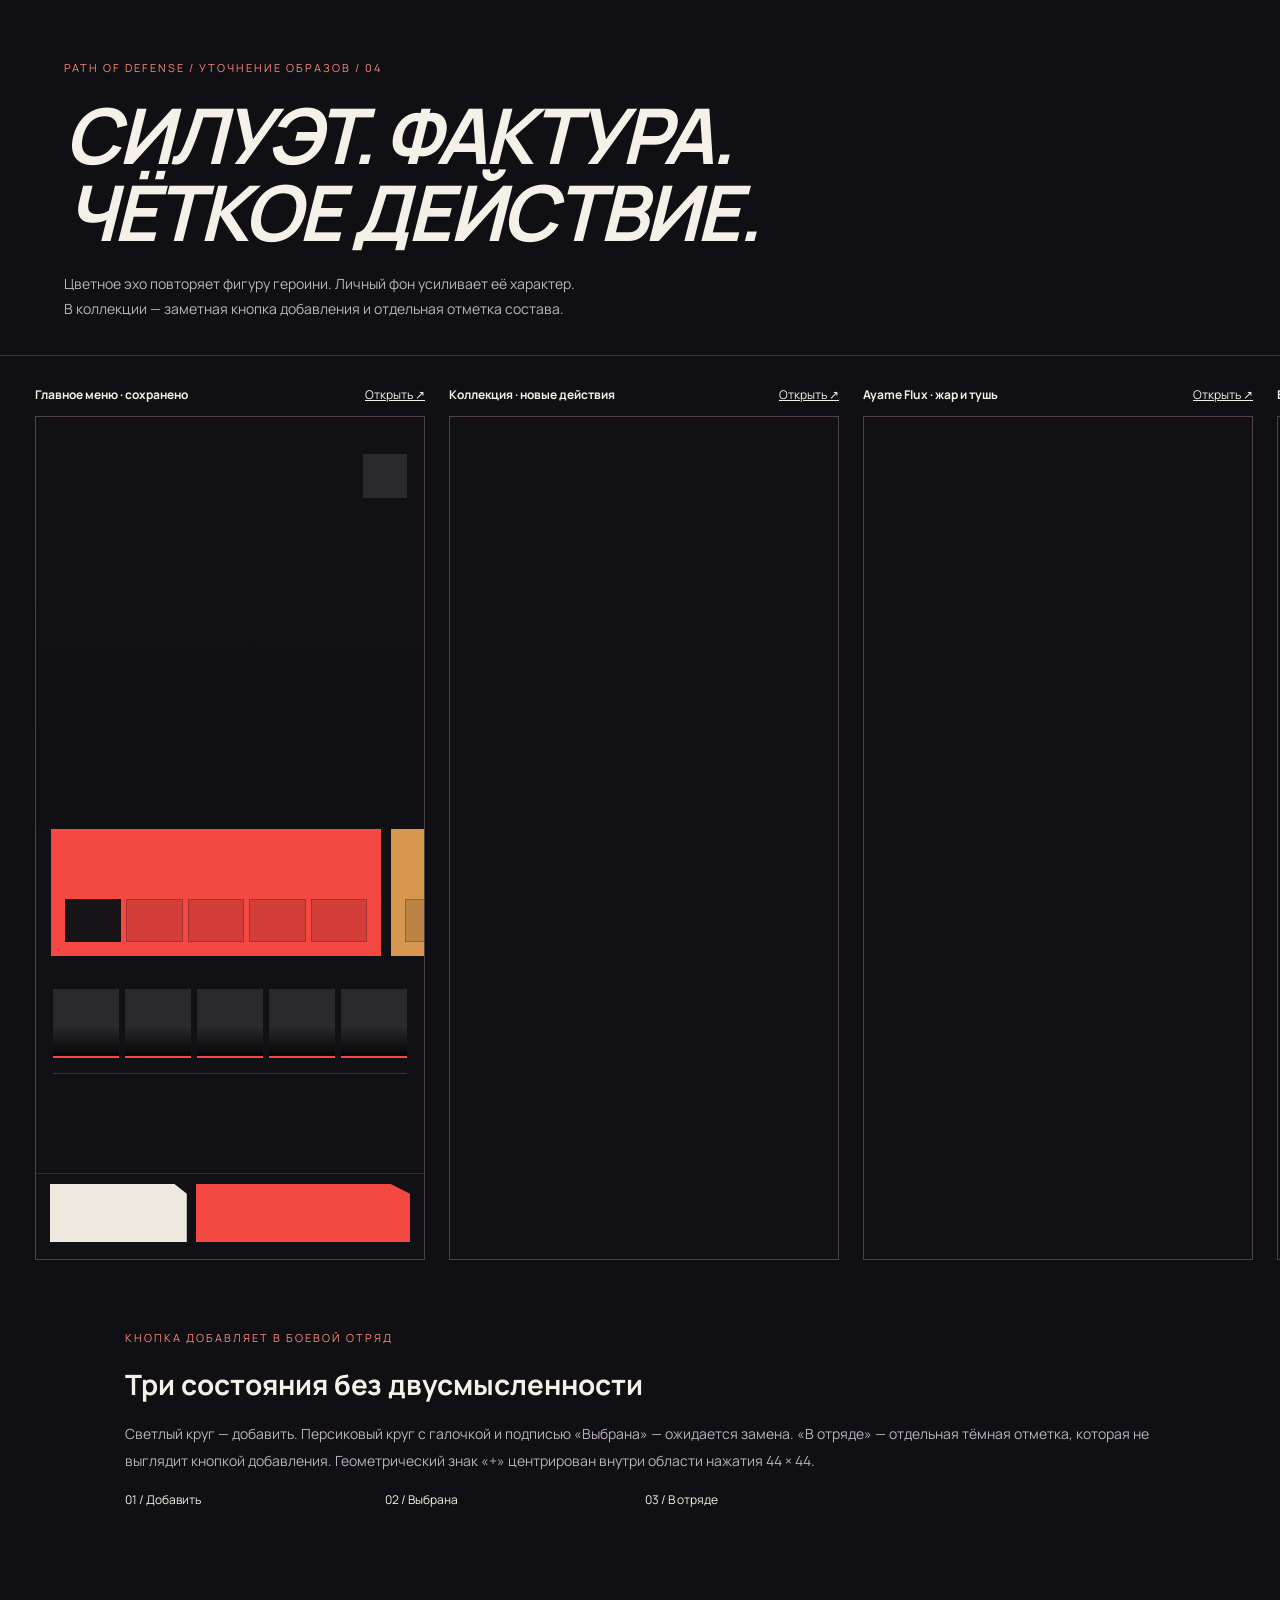
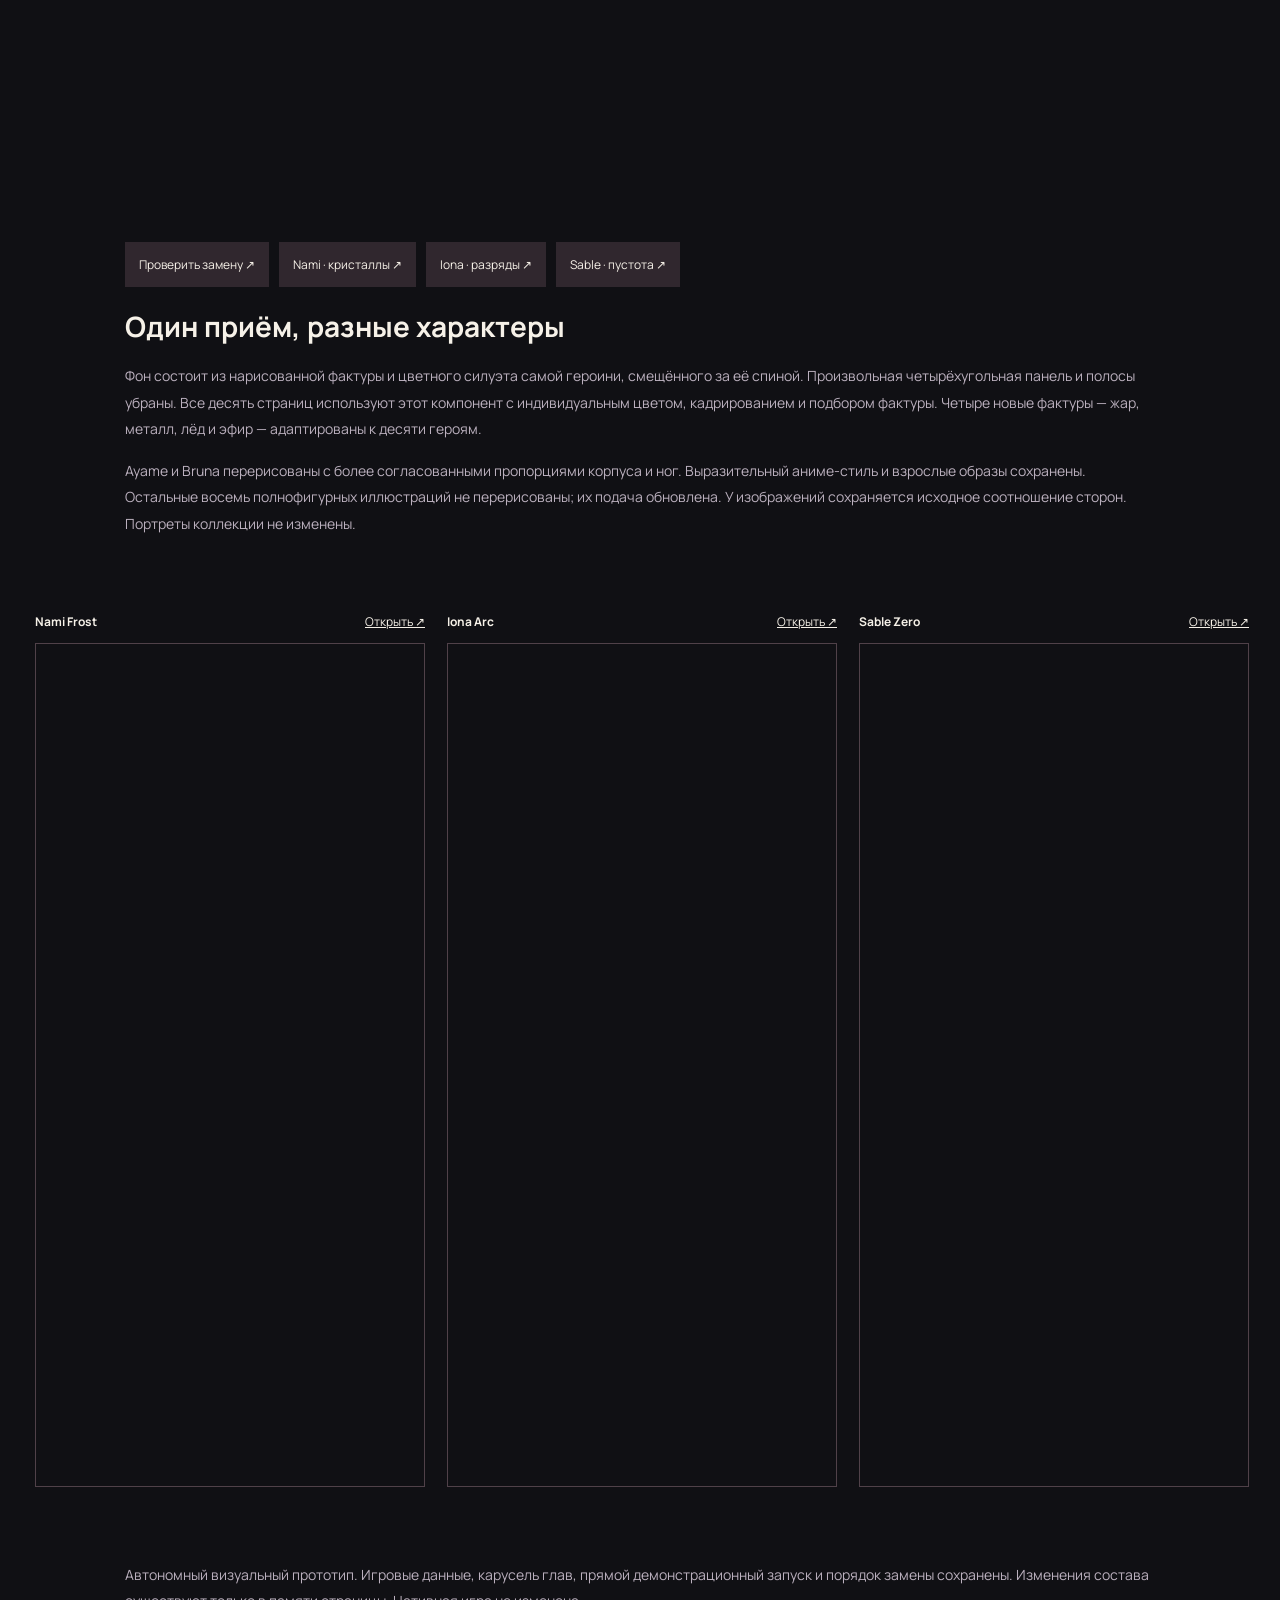
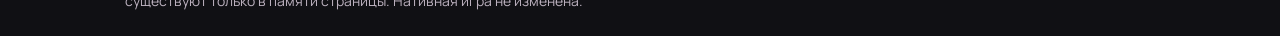
<file: index.html>
<!doctype html><html lang="ru"><meta charset="utf-8"><meta name="viewport" content="width=device-width,initial-scale=1"><meta http-equiv="refresh" content="0;url=preview/v4/"><title>Path of Defense</title><a href="preview/v4/">Открыть визуальный прототип Path of Defense</a></html>
</file>
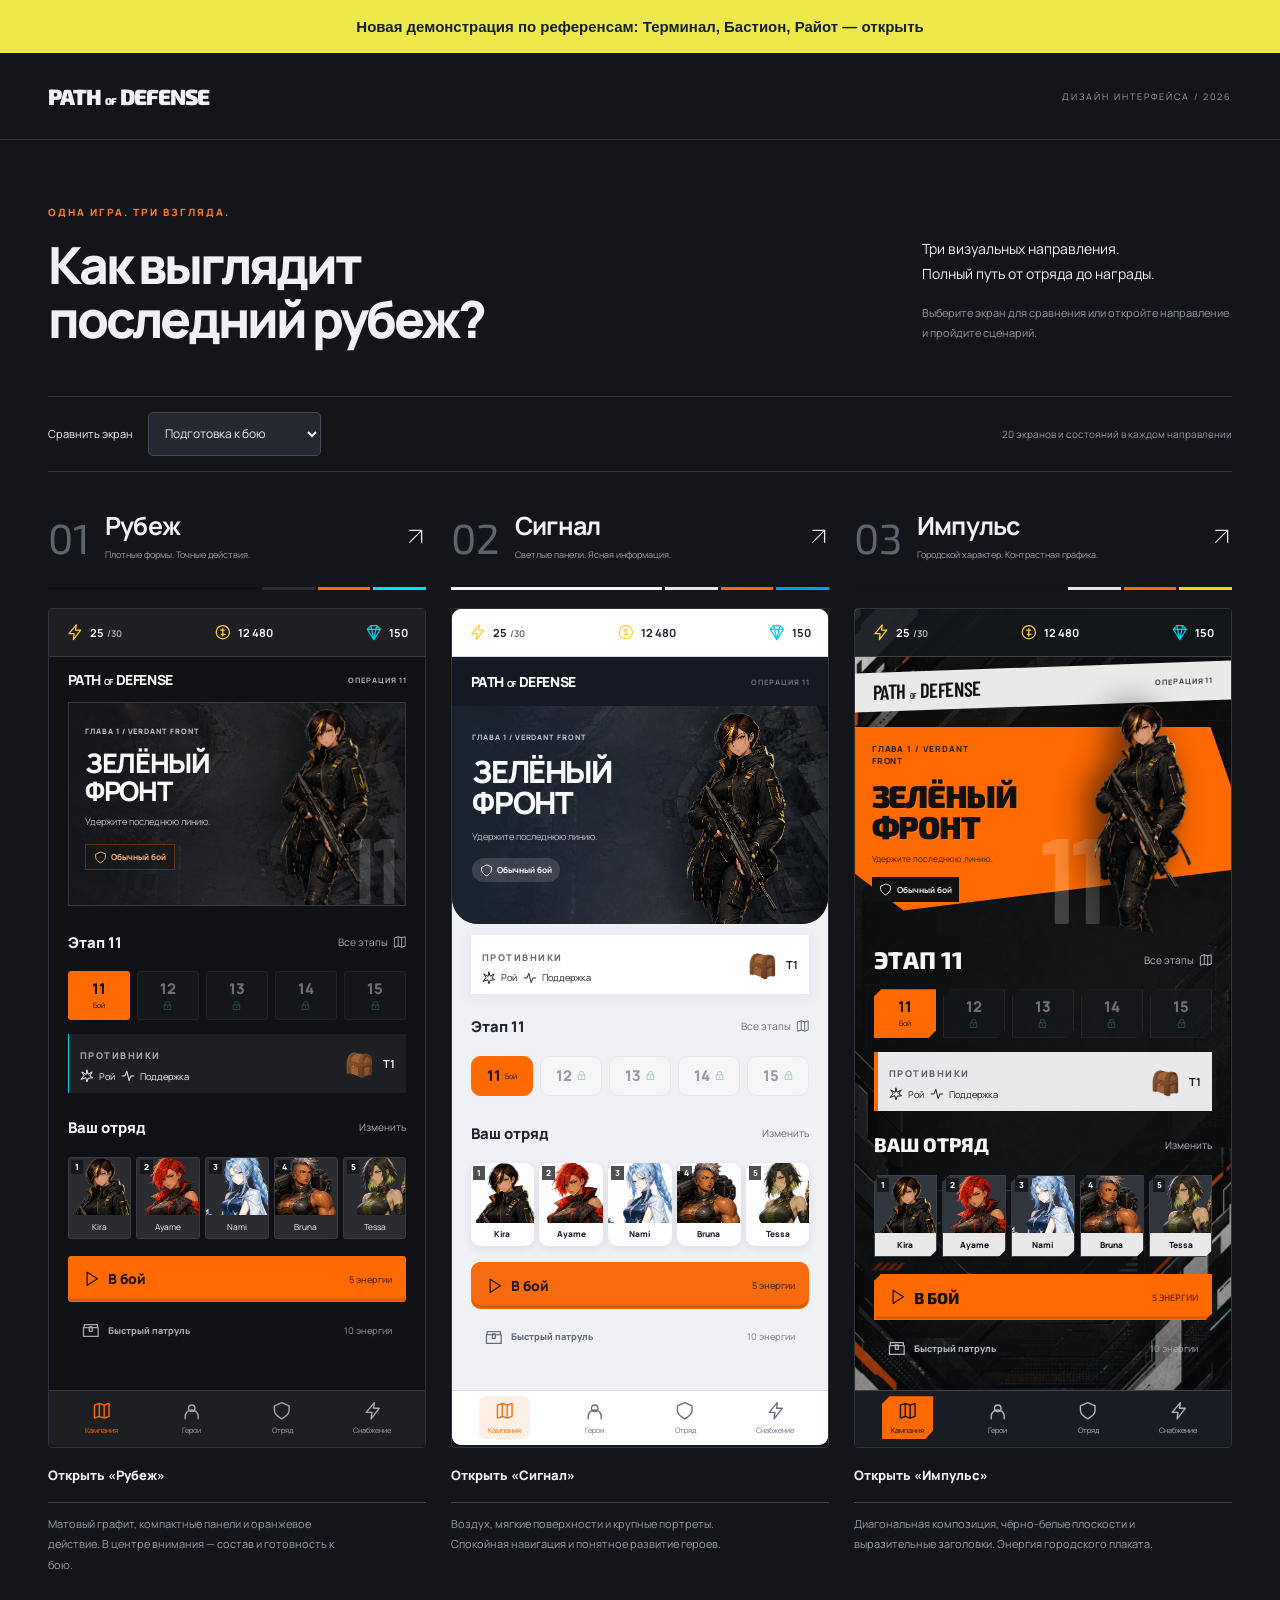
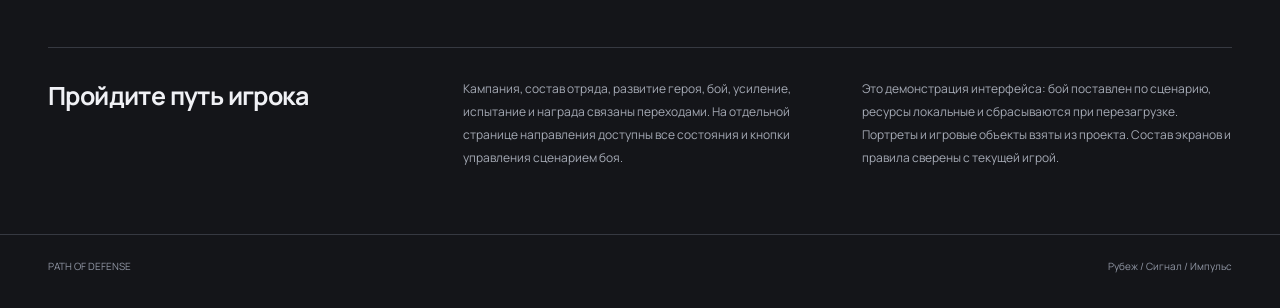
<file: preview/2026-10-directions/index.html>
<!doctype html>
<html lang="ru">
<head><meta charset="utf-8"><meta name="viewport" content="width=device-width,initial-scale=1"><meta name="theme-color" content="#141519"><title>Path of Defense / Три направления</title><link rel="icon" href="assets/favicon.svg"><link rel="stylesheet" href="gallery.css"></head>
<body><a href="../2026-10-reference-directions/" style="display:block;padding:18px 24px;background:#efe84a;color:#14202d;text-align:center;font:700 15px sans-serif;text-decoration:none">Новая демонстрация по референсам: Терминал, Бастион, Райот — открыть</a>
<header class="gallery-header"><a href="./" class="wordmark">PATH <small>OF</small> DEFENSE</a><span>ДИЗАЙН ИНТЕРФЕЙСА / 2026</span></header>
<main>
<section class="intro"><div><p class="eyebrow">ОДНА ИГРА. ТРИ ВЗГЛЯДА.</p><h1>Как выглядит<br>последний рубеж?</h1></div><div class="intro-note"><p>Три визуальных направления.<br>Полный путь от отряда до награды.</p><p class="muted">Выберите экран для сравнения или откройте направление и пройдите сценарий.</p></div></section>
<div class="comparison-toolbar"><label>Сравнить экран<select id="compare"><option value="campaign">Подготовка к бою</option><option value="heroes">Герои</option><option value="hero">Досье героя</option><option value="squad">Состав отряда</option><option value="energy">Энергия</option><option value="patrol">Быстрый патруль</option><option value="battle">Бой</option><option value="pause">Пауза</option><option value="upgrade">Усиление</option><option value="greed">Испытание</option><option value="victory">Победа</option><option value="chest">Награда</option><option value="defeat">Поражение</option><option value="greedfail">Провал испытания</option><option value="boss">Босс</option><option value="locked">Закрытая глава</option><option value="loading">Подключение</option><option value="error">Ошибка связи</option><option value="interrupted">Прерванный бой</option><option value="early">Начальный отряд</option></select></label><span>20 экранов и состояний в каждом направлении</span></div>
<section class="directions" aria-label="Сравнение направлений">
<article><a class="direction-title" href="demo.html?theme=rubezh"><span class="number">01</span><div><h2>Рубеж</h2><p>Плотные формы. Точные действия.</p></div><svg viewBox="0 0 24 24" aria-hidden="true"><path d="M5 19L19 5M5 5h14v14"/></svg></a><div class="swatches"><i style="background:#0e0e10"></i><i style="background:#2d2d33"></i><i style="background:#ff6a00"></i><i style="background:#00e0ff"></i></div><iframe title="Рубеж — интерактивный экран" src="demo.html?theme=rubezh&embed=1#campaign"></iframe><a class="open-direction" href="demo.html?theme=rubezh">Открыть «Рубеж»</a><p class="direction-note">Матовый графит, компактные панели и оранжевое действие. В центре внимания — состав и готовность к бою.</p></article>
<article><a class="direction-title" href="demo.html?theme=signal"><span class="number">02</span><div><h2>Сигнал</h2><p>Светлые панели. Ясная информация.</p></div><svg viewBox="0 0 24 24" aria-hidden="true"><path d="M5 19L19 5M5 5h14v14"/></svg></a><div class="swatches"><i style="background:#f8f8fa"></i><i style="background:#e6e6ea"></i><i style="background:#ff6a00"></i><i style="background:#009eee"></i></div><iframe title="Сигнал — интерактивный экран" src="demo.html?theme=signal&embed=1#campaign"></iframe><a class="open-direction" href="demo.html?theme=signal">Открыть «Сигнал»</a><p class="direction-note">Воздух, мягкие поверхности и крупные портреты. Спокойная навигация и понятное развитие героев.</p></article>
<article><a class="direction-title" href="demo.html?theme=impulse"><span class="number">03</span><div><h2>Импульс</h2><p>Городской характер. Контрастная графика.</p></div><svg viewBox="0 0 24 24" aria-hidden="true"><path d="M5 19L19 5M5 5h14v14"/></svg></a><div class="swatches"><i style="background:#101317"></i><i style="background:#e6e6ea"></i><i style="background:#ff6a00"></i><i style="background:#ffcf00"></i></div><iframe title="Импульс — интерактивный экран" src="demo.html?theme=impulse&embed=1#campaign"></iframe><a class="open-direction" href="demo.html?theme=impulse">Открыть «Импульс»</a><p class="direction-note">Диагональная композиция, чёрно-белые плоскости и выразительные заголовки. Энергия городского плаката.</p></article>
</section>
<section class="demo-notes"><h2>Пройдите путь игрока</h2><div><p>Кампания, состав отряда, развитие героя, бой, усиление, испытание и награда связаны переходами. На отдельной странице направления доступны все состояния и кнопки управления сценарием боя.</p><p>Это демонстрация интерфейса: бой поставлен по сценарию, ресурсы локальные и сбрасываются при перезагрузке. Портреты и игровые объекты взяты из проекта. Состав экранов и правила сверены с текущей игрой.</p></div></section>
</main><footer><span>PATH OF DEFENSE</span><span>Рубеж / Сигнал / Импульс</span></footer>
<script>document.getElementById('compare').addEventListener('change',e=>{document.querySelectorAll('iframe').forEach(f=>{const u=new URL(f.src);u.hash=e.target.value;f.src=u.href;});document.querySelectorAll('.open-direction,.direction-title').forEach(a=>{const u=new URL(a.href);u.hash=e.target.value;a.href=u.href;});});</script>
</body></html>
</file>
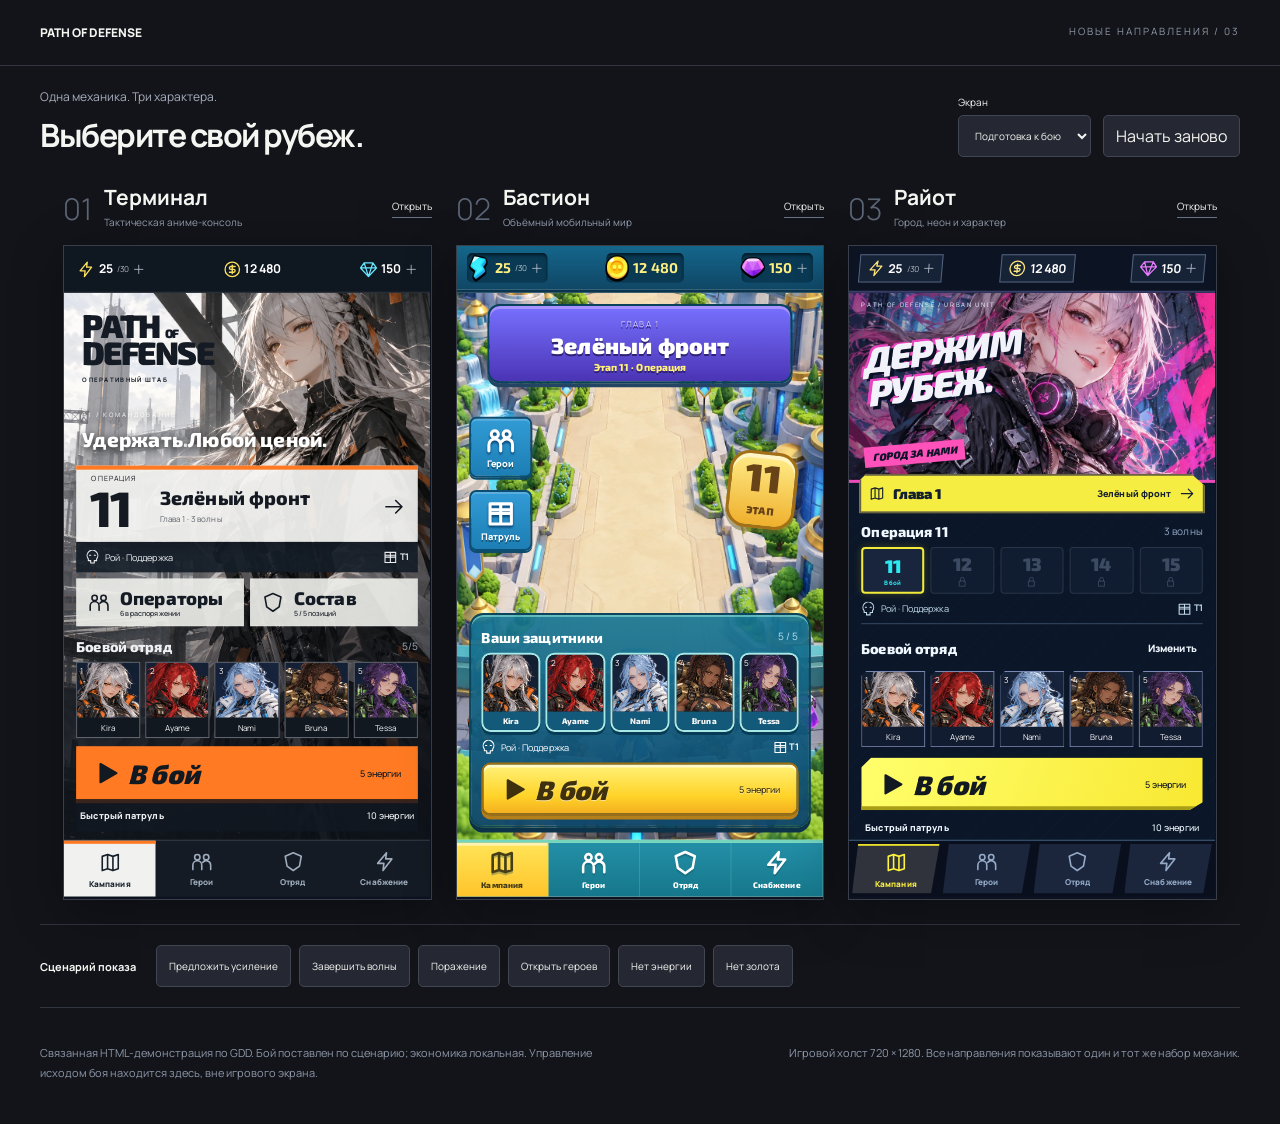
<file: preview/2026-10-reference-directions/index.html>
<!doctype html><html lang="ru"><head><meta charset="utf-8"><meta name="viewport" content="width=device-width,initial-scale=1"><title>Path of Defense — новые направления</title><link rel="stylesheet" href="gallery.css"></head><body><header><a href="../2026-10-directions/">PATH OF DEFENSE</a><span>НОВЫЕ НАПРАВЛЕНИЯ / 03</span></header><main><section class="intro"><div><p>Одна механика. Три характера.</p><h1>Выберите свой рубеж.</h1></div><div class="tools"><label>Экран<select id="screen"></select></label><button id="reset">Начать заново</button></div></section><section class="comparison"><article><div class="label"><span>01</span><div><h2>Терминал</h2><p>Тактическая аниме-консоль</p></div><a href="demo.html?style=terminal" aria-label="Открыть Терминал">Открыть</a></div><div class="viewport"><iframe title="Терминал" src="demo.html?style=terminal&embed=1"></iframe></div></article><article><div class="label"><span>02</span><div><h2>Бастион</h2><p>Объёмный мобильный мир</p></div><a href="demo.html?style=bastion" aria-label="Открыть Бастион">Открыть</a></div><div class="viewport"><iframe title="Бастион" src="demo.html?style=bastion&embed=1"></iframe></div></article><article><div class="label"><span>03</span><div><h2>Райот</h2><p>Город, неон и характер</p></div><a href="demo.html?style=riot" aria-label="Открыть Райот">Открыть</a></div><div class="viewport"><iframe title="Райот" src="demo.html?style=riot&embed=1"></iframe></div></article></section><section class="presenter"><b>Сценарий показа</b><button data-command="upgrade">Предложить усиление</button><button data-command="clear">Завершить волны</button><button data-command="lose">Поражение</button><button data-command="all">Открыть героев</button><button data-command="empty">Нет энергии</button><button data-command="poor">Нет золота</button></section><footer><p>Связанная HTML-демонстрация по GDD. Бой поставлен по сценарию; экономика локальная. Управление исходом боя находится здесь, вне игрового экрана.</p><p>Игровой холст 720 × 1280. Все направления показывают один и тот же набор механик.</p></footer></main><script src="routes.js"></script><script>const select=document.querySelector('#screen');select.innerHTML=Object.entries(ROUTES).map(([id,title])=>`<option value="${id}">${title}</option>`).join('');function command(action){document.querySelectorAll('iframe').forEach(f=>f.contentWindow.postMessage({type:'present',action},location.origin))}select.onchange=()=>command('screen:'+select.value);document.querySelectorAll('[data-command]').forEach(b=>b.onclick=()=>command(b.dataset.command));document.querySelector('#reset').onclick=()=>{command('reset');select.value='campaign'};</script></body></html>
</file>
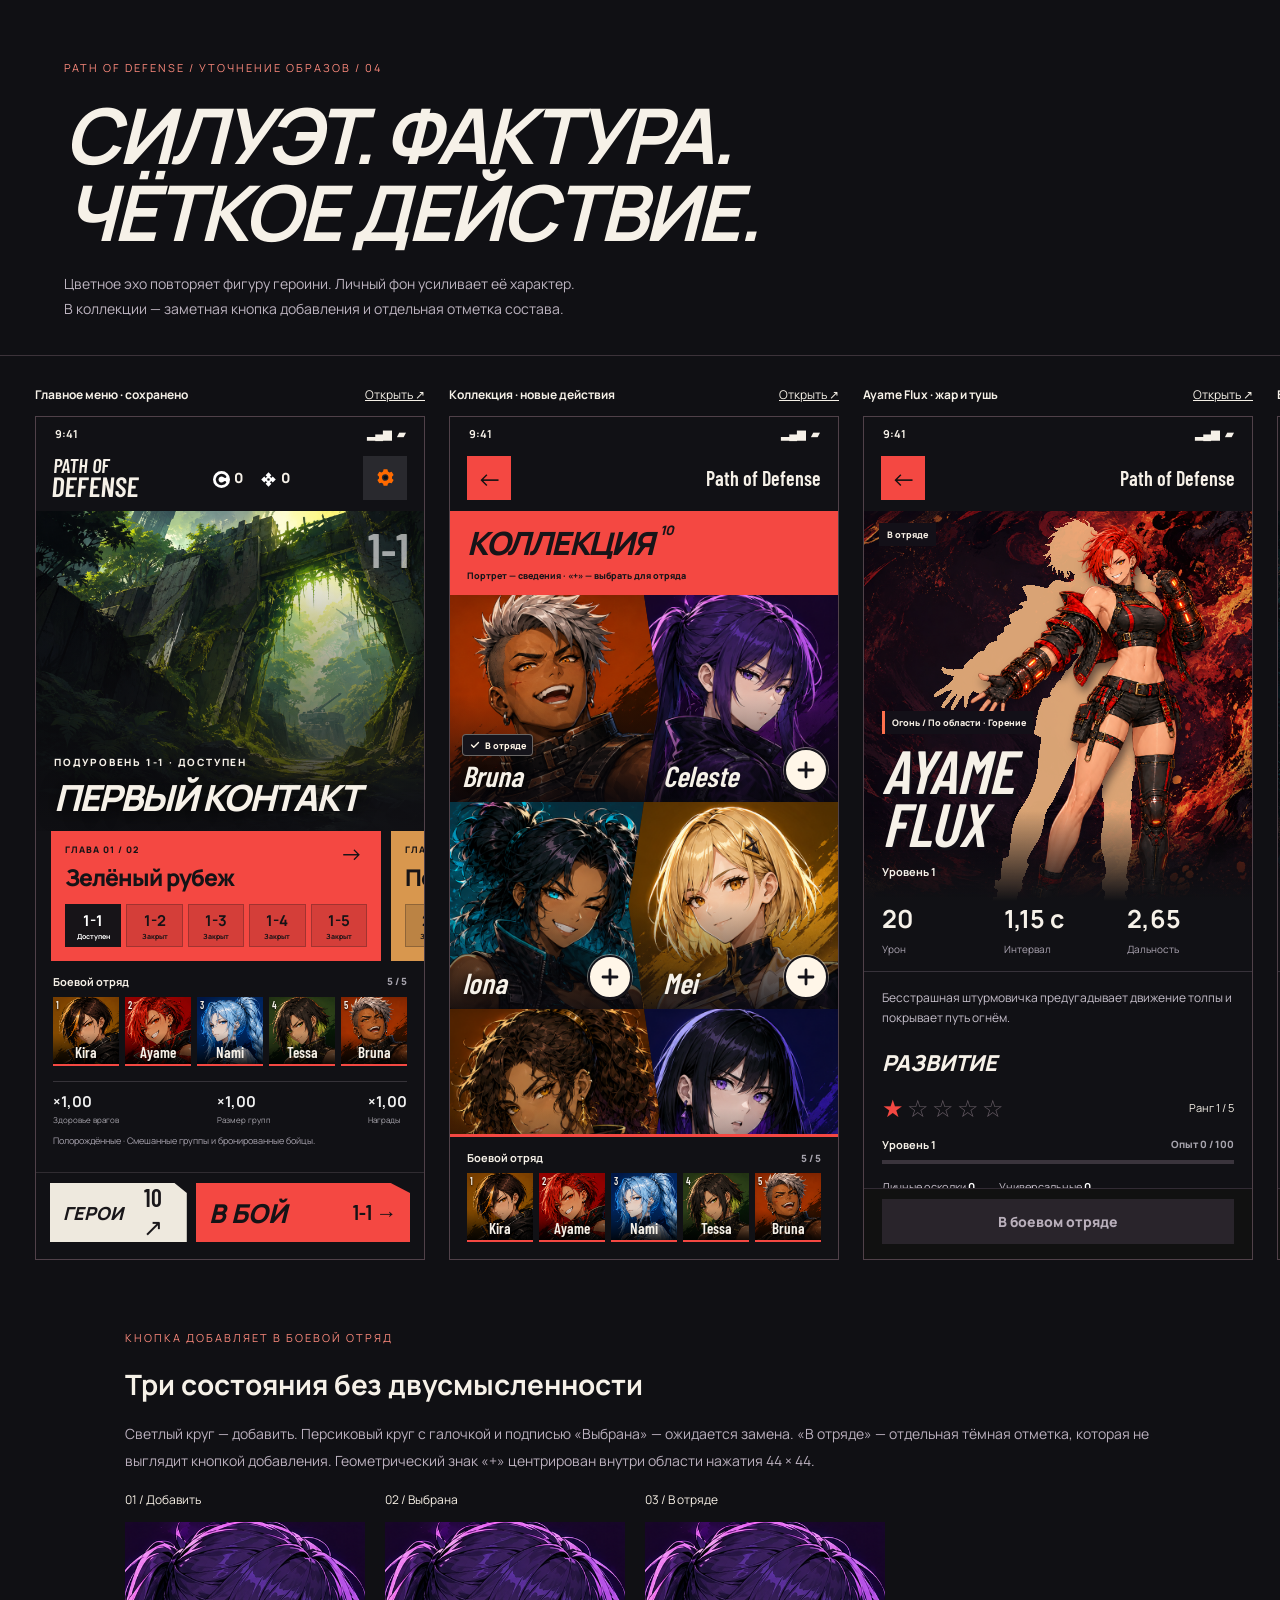
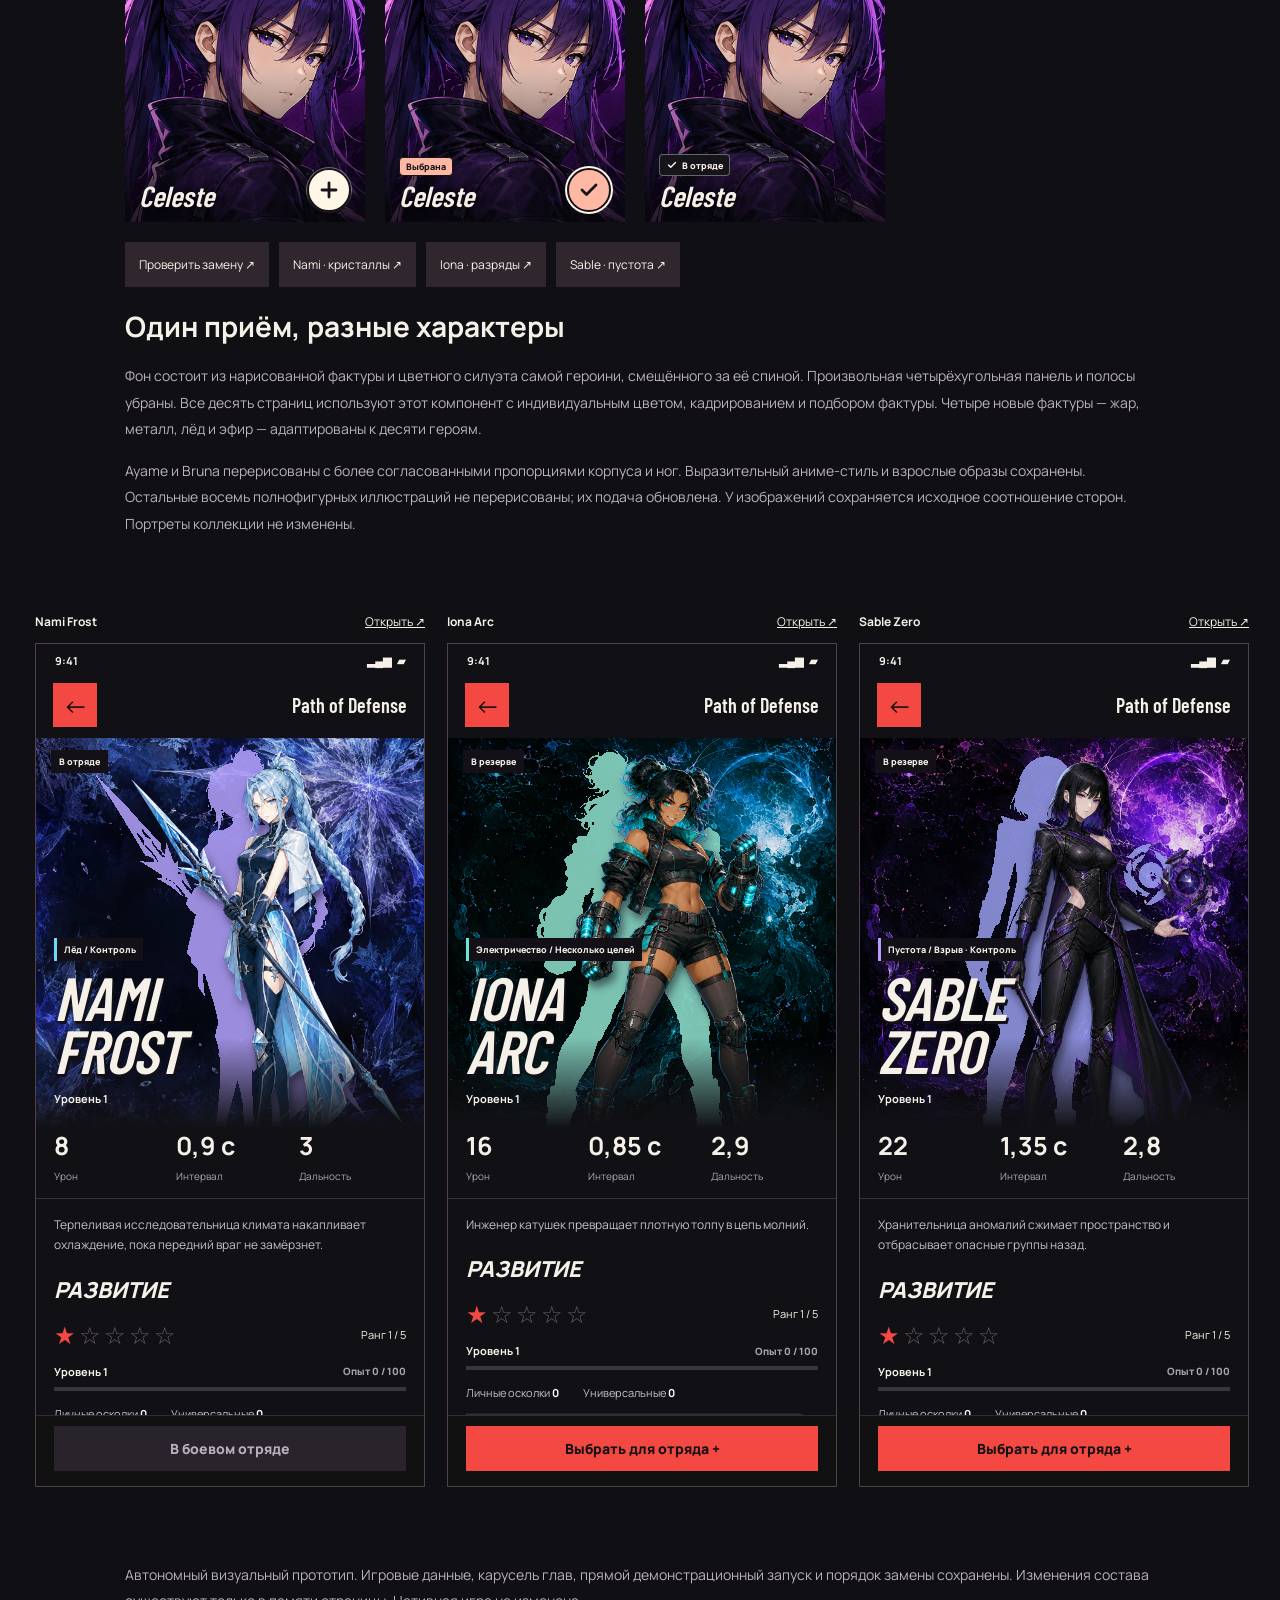
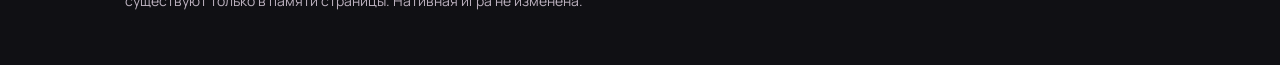
<file: preview/v4/index.html>
<!doctype html><html lang="ru"><meta charset="utf-8"><meta name="viewport" content="width=device-width,initial-scale=1"><title>Path of Defense — уточнение образов, версия 4</title><link rel="icon" href="data:,"><link rel="stylesheet" href="style.css"><body class="gallery"><header class="gallery-head"><span class="edition">Path of Defense / Уточнение образов / 04</span><h1>Силуэт. Фактура.<br>Чёткое действие.</h1><p>Цветное эхо повторяет фигуру героини. Личный фон усиливает её характер.<br>В коллекции — заметная кнопка добавления и отдельная отметка состава.</p></header><section class="screens"><article class="screen-unit"><div><b>Главное меню · сохранено</b><a href="prototype.html">Открыть ↗</a></div><iframe title="Главное меню" src="prototype.html"></iframe></article><article class="screen-unit"><div><b>Коллекция · новые действия</b><a href="prototype.html?screen=collection">Открыть ↗</a></div><iframe title="Коллекция" src="prototype.html?screen=collection&focus=celeste"></iframe></article><article class="screen-unit"><div><b>Ayame Flux · жар и тушь</b><a href="prototype.html?screen=detail&hero=ayame">Открыть ↗</a></div><iframe title="Ayame" src="prototype.html?screen=detail&hero=ayame"></iframe></article><article class="screen-unit"><div><b>Bruna Voss · металл и пепел</b><a href="prototype.html?screen=detail&hero=bruna">Открыть ↗</a></div><iframe title="Bruna" src="prototype.html?screen=detail&hero=bruna"></iframe></article></section><section class="notes"><span class="edition">Кнопка добавляет в боевой отряд</span><h2>Три состояния без двусмысленности</h2><p>Светлый круг — добавить. Персиковый круг с галочкой и подписью «Выбрана» — ожидается замена. «В отряде» — отдельная тёмная отметка, которая не выглядит кнопкой добавления. Геометрический знак «+» центрирован внутри области нажатия 44 × 44.</p><div class="button-examples"><article class="button-example"><p>01 / Добавить</p><iframe title="Добавить в отряд" src="prototype.html?screen=collection&focus=celeste&sample=1"></iframe></article><article class="button-example"><p>02 / Выбрана</p><iframe title="Ожидание замены" src="prototype.html?screen=collection&focus=celeste&replace=celeste&sample=1"></iframe></article><article class="button-example"><p>03 / В отряде</p><iframe title="Героиня в отряде" src="prototype.html?screen=collection&focus=celeste&state=member&sample=1"></iframe></article></div><div class="states"><a href="prototype.html?screen=collection&focus=celeste&replace=celeste">Проверить замену ↗</a><a href="prototype.html?screen=detail&hero=nami">Nami · кристаллы ↗</a><a href="prototype.html?screen=detail&hero=iona">Iona · разряды ↗</a><a href="prototype.html?screen=detail&hero=sable">Sable · пустота ↗</a></div><h2>Один приём, разные характеры</h2><p>Фон состоит из нарисованной фактуры и цветного силуэта самой героини, смещённого за её спиной. Произвольная четырёхугольная панель и полосы убраны. Все десять страниц используют этот компонент с индивидуальным цветом, кадрированием и подбором фактуры. Четыре новые фактуры — жар, металл, лёд и эфир — адаптированы к десяти героям.</p><p>Ayame и Bruna перерисованы с более согласованными пропорциями корпуса и ног. Выразительный аниме-стиль и взрослые образы сохранены. Остальные восемь полнофигурных иллюстраций не перерисованы; их подача обновлена. У изображений сохраняется исходное соотношение сторон. Портреты коллекции не изменены.</p></section><section class="detail-gallery"><article class="screen-unit"><div><b>Nami Frost</b><a href="prototype.html?screen=detail&hero=nami">Открыть ↗</a></div><iframe title="Nami" src="prototype.html?screen=detail&hero=nami"></iframe></article><article class="screen-unit"><div><b>Iona Arc</b><a href="prototype.html?screen=detail&hero=iona">Открыть ↗</a></div><iframe title="Iona" src="prototype.html?screen=detail&hero=iona"></iframe></article><article class="screen-unit"><div><b>Sable Zero</b><a href="prototype.html?screen=detail&hero=sable">Открыть ↗</a></div><iframe title="Sable" src="prototype.html?screen=detail&hero=sable"></iframe></article></section><section class="notes"><p>Автономный визуальный прототип. Игровые данные, карусель глав, прямой демонстрационный запуск и порядок замены сохранены. Изменения состава существуют только в памяти страницы. Нативная игра не изменена.</p></section></body></html>
</file>
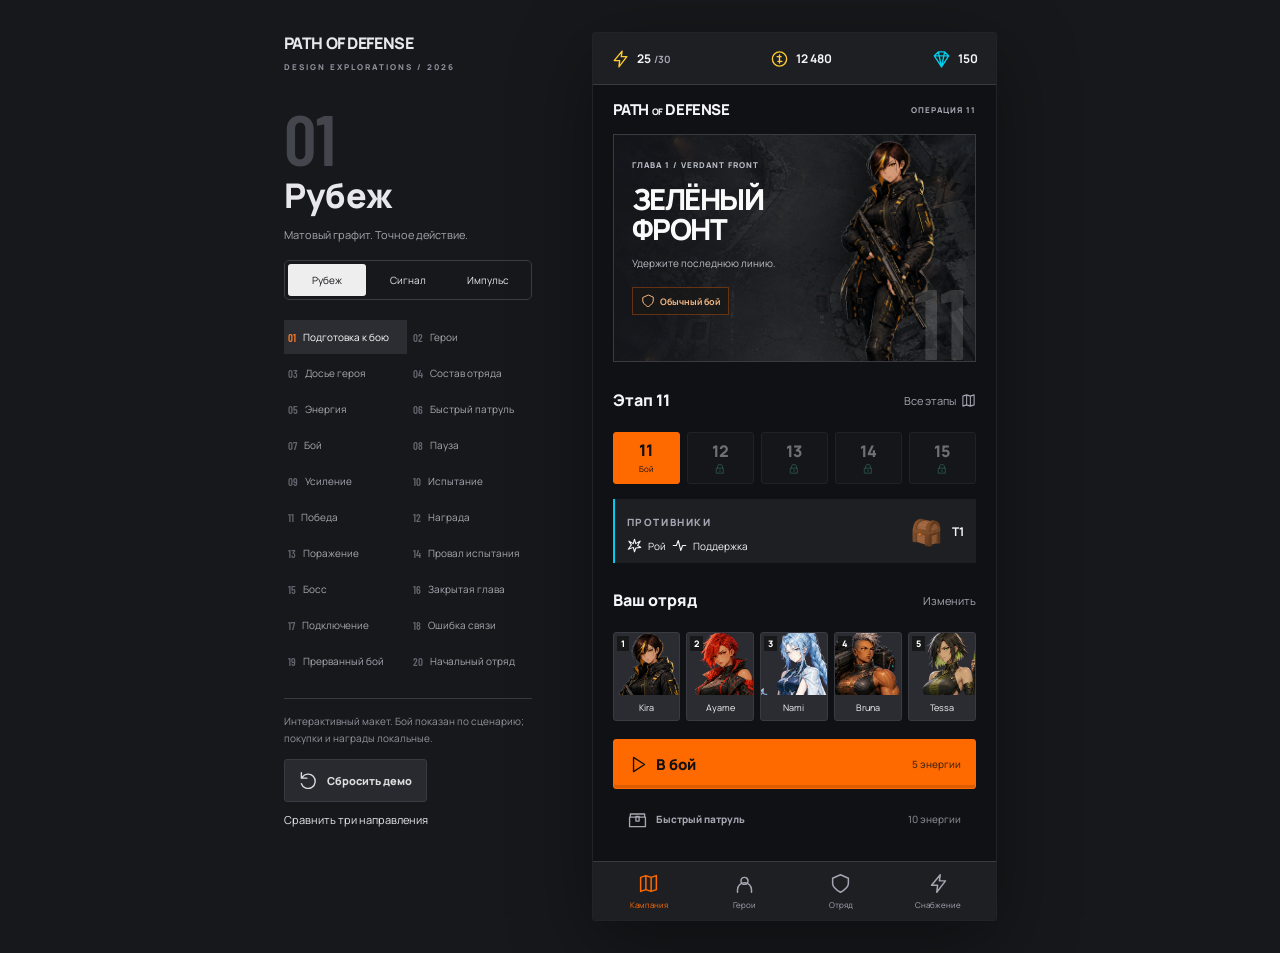
<file: preview/2026-10-directions/demo.html>
<!doctype html>
<html lang="ru">
<head><meta charset="utf-8"><meta name="viewport" content="width=device-width,initial-scale=1"><meta name="theme-color" content="#101114"><title>Path of Defense — демонстрация</title><link rel="icon" href="assets/favicon.svg"><link rel="stylesheet" href="style.css"><link rel="stylesheet" href="canvas.css"></head>
<body><aside id="studio"></aside><main id="device" aria-label="Экран игры"></main><div id="toast" role="status" aria-live="polite"></div><script src="catalog.js"></script><script src="app.js"></script><script src="canvas.js"></script></body>
</html>
</file>
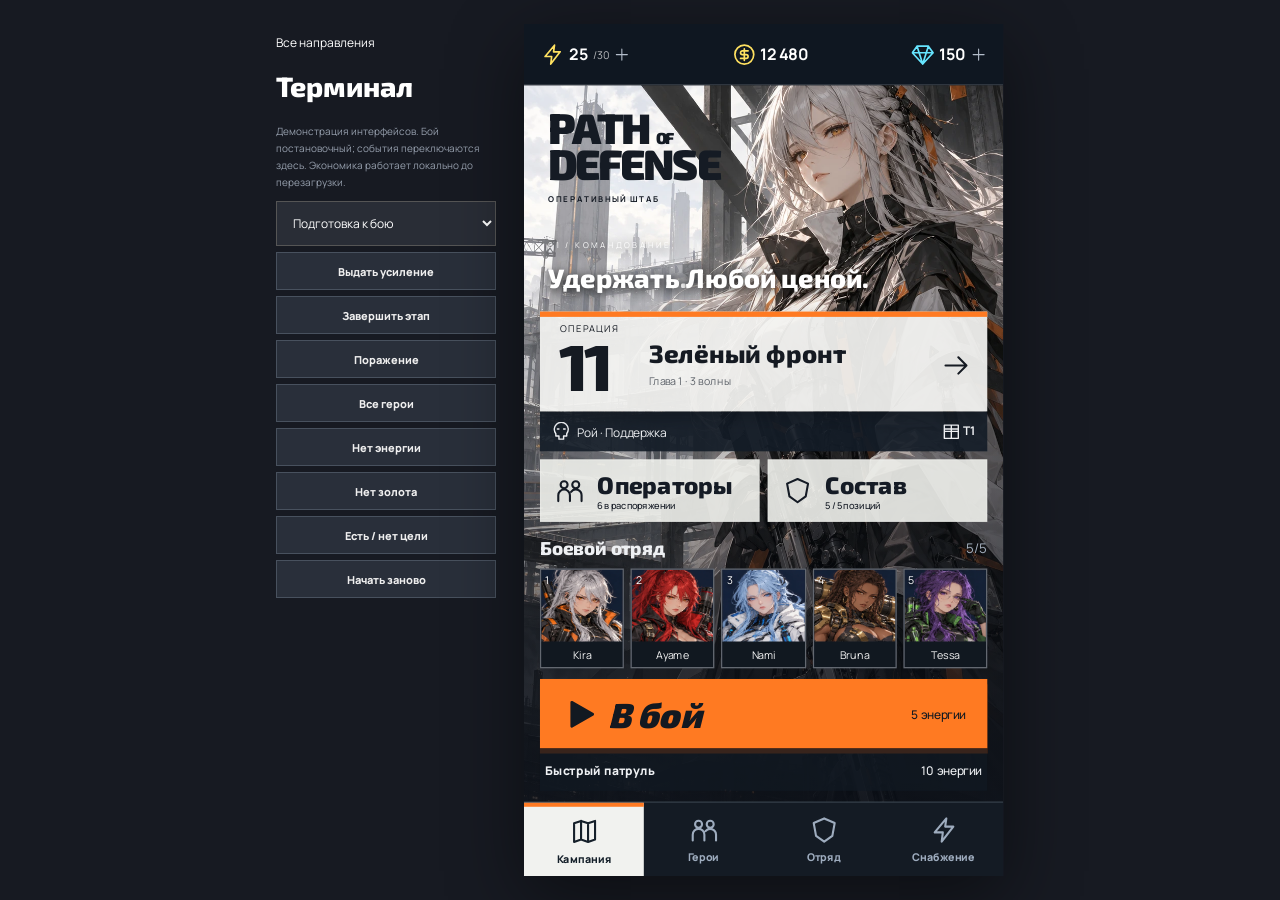
<file: preview/2026-10-reference-directions/demo.html>
<!doctype html><html lang="ru"><head><meta charset="utf-8"><meta name="viewport" content="width=device-width,initial-scale=1"><title>Path of Defense — демонстрация</title><link rel="stylesheet" href="game.css"></head><body><aside id="presentation"></aside><div id="frame"><main id="game" aria-label="Path of Defense"></main></div><div id="toast" role="status"></div><script src="catalog.js"></script><script src="routes.js"></script><script src="game.js"></script></body></html>
</file>
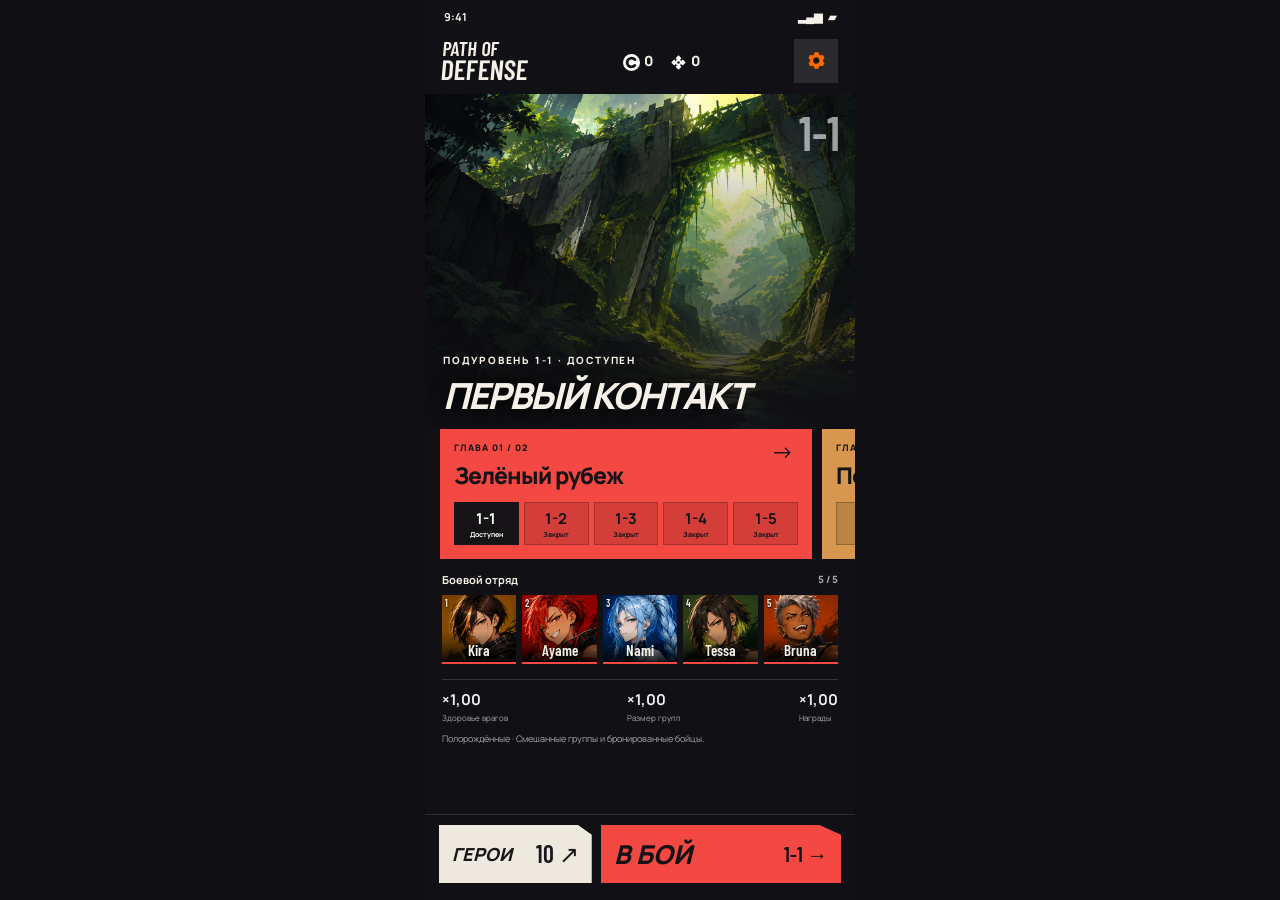
<file: preview/v4/prototype.html>
<!doctype html><html lang="ru"><meta charset="utf-8"><meta name="viewport" content="width=device-width,initial-scale=1"><title>Path of Defense — единая концепция</title><link rel="icon" href="data:,"><link rel="stylesheet" href="style.css"><body><div id="app" class="phone"></div><div id="toast" role="status"></div><script src="data.js"></script><script src="app.js"></script></body></html>
</file>
<file: preview/2026-10-directions/gallery.css>
@font-face{font-family:Manrope;src:url(assets/Manrope-Variable.ttf)}@font-face{font-family:Exo;src:url(assets/Exo2.ttf)}*{box-sizing:border-box}body{margin:0;background:#141519;color:#f0f1f5;font-family:Manrope,sans-serif}a{color:inherit;text-decoration:none}a:focus-visible,select:focus-visible{outline:3px solid #00ccec;outline-offset:5px}.gallery-header{max-width:1440px;margin:auto;padding:30px 48px;display:flex;justify-content:space-between;align-items:center;border-bottom:1px solid #33363e}.wordmark{font:900 22px Exo,Manrope,sans-serif;letter-spacing:-1px}.wordmark small{font-size:10px}.gallery-header>span{font-size:9px;letter-spacing:2px;color:#969aa6}main{max-width:1440px;padding:0 48px;margin:auto}.intro{padding:65px 0 50px;display:flex;justify-content:space-between;align-items:flex-end;gap:30px}.eyebrow{font-size:10px;letter-spacing:2px;color:#ff7920;margin:0 0 18px;font-weight:800}h1{font-size:clamp(36px,4vw,62px);letter-spacing:-3px;line-height:1.06;margin:0;font-weight:800}.intro-note{max-width:310px;font-size:14px;line-height:1.8;padding-bottom:3px}.intro-note p{margin:0}.intro-note .muted{font-size:11px;color:#9297a5;margin-top:17px}.comparison-toolbar{border-block:1px solid #363941;padding:15px 0;display:flex;align-items:center;justify-content:space-between;gap:15px;margin-bottom:30px}.comparison-toolbar label{font-size:11px;display:flex;gap:15px;align-items:center}.comparison-toolbar select{background:#252830;border:1px solid #464a55;color:#eaeef5;padding:10px 32px 10px 12px;font:12px Manrope,sans-serif;border-radius:5px;min-height:44px}.comparison-toolbar>span{font-size:10px;color:#9095a4}.directions{display:grid;grid-template-columns:repeat(3,minmax(0,1fr));gap:25px;align-items:start}.direction-title{display:flex;align-items:center;gap:15px;min-height:70px}.direction-title .number{font:42px Exo,Manrope,sans-serif;color:#5d636f}.direction-title h2{font-size:25px;letter-spacing:-.8px;margin:0}.direction-title p{font-size:9px;color:#9ba0ac;margin:5px 0}.direction-title svg{width:21px;height:21px;margin-left:auto;fill:none;stroke:#e8e9ed;stroke-width:1.5}.swatches{height:3px;display:flex;margin:15px 0 18px;gap:3px}.swatches i{flex:1}.swatches i:first-child{flex:4}iframe{width:100%;height:880px;border:1px solid #30343e;display:block;background:#17181e;border-radius:4px}.open-direction{display:flex;align-items:center;justify-content:space-between;padding:18px 0;font-size:13px;font-weight:800;border-bottom:1px solid #3e424a}.open-direction:hover{color:#ff852e}.direction-note{font-size:11px;line-height:1.9;color:#969ca9;max-width:310px}.demo-notes{margin:60px 0 65px;padding-top:30px;border-top:1px solid #363941;display:grid;grid-template-columns:1fr 2fr;gap:30px}.demo-notes h2{font-size:25px;letter-spacing:-.6px;margin:0}.demo-notes>div{display:grid;grid-template-columns:1fr 1fr;gap:30px}.demo-notes p{font-size:12px;color:#a5aab5;line-height:1.9;margin:0}footer{border-top:1px solid #363941;max-width:1440px;margin:auto;padding:24px 48px 35px;display:flex;justify-content:space-between;font-size:10px;color:#9197a5}@media(max-width:900px){main{padding:0 22px}.gallery-header{padding:22px}.intro{display:block;padding:40px 0}.intro-note{margin-top:25px;max-width:100%}.directions{gap:14px}.direction-title{gap:8px}.direction-title h2{font-size:21px}.direction-title p{font-size:8px}.direction-title .number{font-size:28px}.direction-title svg{display:none}.demo-notes{grid-template-columns:1fr}.comparison-toolbar>span{display:none}}@media(max-width:650px){.gallery-header>span{display:none}.directions{grid-template-columns:1fr;gap:35px;max-width:420px;margin:auto}.direction-title h2{font-size:28px}.direction-title p{font-size:11px}.direction-title .number{font-size:45px}.direction-title svg{display:block}.intro h1{font-size:42px;letter-spacing:-2px}.comparison-toolbar label{width:100%;justify-content:space-between}.comparison-toolbar select{max-width:64%}.demo-notes>div{grid-template-columns:1fr;gap:18px}footer{padding:24px 22px;font-size:8px}iframe{height:860px}}
/* Identical portrait frames for every direction and every route. */
.directions iframe { height:auto; aspect-ratio:405 / 900; }
</file>
<file: preview/2026-10-reference-directions/gallery.css>
@font-face{font-family:Manrope;src:url(assets/Manrope-Variable.ttf)}*{box-sizing:border-box}body{margin:0;background:#12141a;color:#f5f5f1;font-family:Manrope,sans-serif}button,select{font:inherit;color:inherit;background:#252833;border:1px solid #414653;min-height:42px;padding:8px 12px;border-radius:5px;cursor:pointer}a{color:inherit;text-decoration:none}header{display:flex;justify-content:space-between;max-width:1500px;margin:auto;padding:24px 40px;border-bottom:1px solid #303540;font-size:12px}header a{font-weight:900}header>span{font-size:10px;color:#8f97a6;letter-spacing:2px}main{max-width:1500px;margin:auto;padding:0 40px}.intro{display:flex;justify-content:space-between;align-items:end;padding:38px 0 28px;gap:20px}.intro p{color:#a7aebc;font-size:12px;margin:0 0 8px}.intro h1{font-size:36px;letter-spacing:-1.5px;margin:0}.tools{display:flex;gap:12px;align-items:end}.tools label{display:flex;flex-direction:column;gap:6px;font-size:10px}.comparison{display:grid;grid-template-columns:repeat(3,minmax(0,1fr));gap:24px}.label{display:flex;align-items:center;gap:12px;padding:16px 0}.label>span{font-size:30px;color:#5c6575;font-weight:300}.label h2{font-size:21px;margin:0}.label p{font-size:10px;color:#929aaa;margin:4px 0}.label>a{margin-left:auto;font-size:10px;border-bottom:1px solid #687286;padding-bottom:4px}.viewport{aspect-ratio:9/16;overflow:hidden;box-shadow:0 12px 50px #0005;border:1px solid #393e49;background:#0d1220}iframe{display:block;width:100%;height:100%;border:0}.presenter{display:flex;flex-wrap:wrap;gap:8px;margin:24px 0;padding:20px 0;border-block:1px solid #303540;align-items:center}.presenter b{font-size:11px;margin-right:12px}.presenter button{font-size:10px}footer{display:flex;gap:40px;justify-content:space-between;color:#8f98a9;font-size:11px;line-height:1.8;padding-bottom:30px}footer p{max-width:600px}@media(max-width:800px){main{padding:0 16px}.comparison{gap:12px}.label>span,.label p{display:none}.label h2{font-size:17px}.intro{display:block}.tools{margin-top:20px}.intro h1{font-size:28px}header{padding:20px}.presenter{gap:5px}}@media(max-width:600px){.comparison{grid-template-columns:1fr;max-width:420px;margin:auto}.label>span,.label p{display:block}.label{padding-top:25px}.label h2{font-size:24px}footer{display:block}header>span{display:none}}:focus-visible{outline:3px solid #35d8ff;outline-offset:3px}
@media(min-width:801px){.intro{padding:22px 0 14px}.comparison{max-width:calc((100svh - 245px)*1.6875 + 48px);margin-inline:auto}.label{padding:12px 0}.intro h1{font-size:32px}}
</file>
<file: preview/v4/style.css>
@font-face{font-family:Manrope;src:url(assets/Manrope-Variable.ttf)}@font-face{font-family:Barlow;src:url(assets/BarlowCondensed-SemiBold.ttf)}*{box-sizing:border-box}body{margin:0;background:#101014;color:#f6f1e8;font-family:Manrope,Arial,sans-serif}button,a{-webkit-tap-highlight-color:transparent}button{font:inherit;color:inherit;border:0;cursor:pointer;background:none}button:focus-visible,a:focus-visible{outline:3px solid #fff;outline-offset:-3px}a{color:inherit}h1,h2,h3,p{margin:0}button:disabled{cursor:default}.phone{max-width:430px;margin:auto;height:100dvh;display:flex;flex-direction:column;overflow:hidden;background:#111115;--red:#f44842}.status{display:flex;justify-content:space-between;padding:9px 19px 4px;font-size:11px;font-weight:800;flex-shrink:0}.top{height:66px;display:flex;align-items:center;justify-content:space-between;padding:5px 17px;flex-shrink:0}.brand{font:20px/0.9 Barlow;text-transform:uppercase;transform:skew(-5deg)}.brand strong{font-size:28px;display:block}.money{display:flex;gap:17px;font-size:14px;font-weight:800}.money img{width:17px;height:17px;vertical-align:middle;margin-right:4px}.settings,.back{width:44px;height:44px;background:#29292e;font-size:25px}.settings img{width:21px}.back{background:var(--red);color:#111}.tinybrand{font:20px Barlow}.scroll{flex:1;min-height:0;overflow-y:auto;overscroll-behavior:contain;scrollbar-width:none}.scroll::-webkit-scrollbar,.rail::-webkit-scrollbar{display:none}.mission{position:relative;height:clamp(245px,38vh,335px);overflow:hidden}.mission>img{width:100%;height:100%;object-fit:cover;object-position:50% 50%}.mission:after{content:'';position:absolute;inset:0;background:linear-gradient(0deg,#101014f5,transparent 85%)}.mission-title{position:absolute;bottom:15px;left:18px;right:15px;z-index:1}.eyebrow{font-size:10px;font-weight:800;text-transform:uppercase;letter-spacing:1.8px}.mission-title h1{font-size:36px;line-height:1.04;letter-spacing:-1.5px;font-weight:900;text-transform:uppercase;font-style:italic;max-width:310px;margin-top:8px;text-shadow:0 3px 18px #000}.mission-no{position:absolute;right:15px;top:10px;font:47px Barlow;color:#fff9;z-index:1}.rail{display:flex;overflow-x:auto;scroll-snap-type:x mandatory;scrollbar-width:none;padding:0 15px;gap:10px;touch-action:pan-x;overscroll-behavior-x:contain}.chapter{flex:0 0 calc(100% - 28px);scroll-snap-align:center;background:#f44842;color:#151316;padding:12px 14px 14px;position:relative}.chapter.cinder{background:#d8974e}.chapter-line{display:flex;justify-content:space-between;align-items:center;font-size:9px;font-weight:900;text-transform:uppercase;letter-spacing:1px}.arrows{display:flex;gap:4px;position:absolute;right:8px;top:2px}.arrows button{width:44px;height:40px;font-size:23px}.chapter h2{font-size:23px;line-height:1.12;letter-spacing:-1px;margin:9px 0 13px;font-weight:900}.stage-row{display:flex;gap:5px}.stage-row button{flex:1;height:43px;background:#0002;border:1px solid #18131844;font-size:15px;font-weight:900}.stage-row button.selected{background:#171418;color:#fff;border-color:#171418}.stage-row small{display:block;font-size:7px;font-weight:700;margin-top:1px}.squad{padding:13px 17px 10px;flex-shrink:0;background:#111115}.sectionline{display:flex;justify-content:space-between;align-items:center;margin-bottom:8px;font-size:11px;font-weight:800}.sectionline>span{font-size:10px;color:#a7a4ad}.squadrow{display:grid;grid-template-columns:repeat(5,1fr);gap:6px}.unit{position:relative;min-width:0;padding:0;overflow:hidden;background:#29292e;border-bottom:2px solid #f44842;height:69px}.unit img{width:100%;height:100%;object-fit:cover;object-position:50% 35%}.unit span{position:absolute;bottom:0;left:0;right:0;background:linear-gradient(transparent,#000d);padding:10px 1px 3px;font:15px Barlow}.unit i{position:absolute;top:2px;left:3px;font:10px Barlow;font-style:normal;text-shadow:0 1px 2px #000}.modifiers{display:flex;margin:5px 17px 0;border-top:1px solid #363339;padding-top:9px;justify-content:space-between}.modifiers span{font-size:8px;color:#a9a6ae}.modifiers b{display:block;color:#eee;font-size:15px;margin-bottom:2px}.enemy{font-size:9px;color:#aaa5b0;padding:9px 17px 12px}.dock{flex-shrink:0;padding:10px 14px 17px;display:flex;gap:9px;background:#111115;border-top:1px solid #302c31}.heroes-btn,.play{font-weight:900;text-transform:uppercase;font-style:italic;min-height:58px;padding:0 13px;display:flex;align-items:center;justify-content:space-between;gap:10px;clip-path:polygon(0 0,91% 0,100% 17%,100% 100%,0 100%)}.heroes-btn{width:38%;background:#eee9de;color:#19171a;font-size:18px}.heroes-btn b{font:24px Barlow}.play{flex:1;background:var(--red);color:#151316;font-size:26px}.play b{font:21px Barlow}.play:disabled{background:#3c373d;color:#bdb5bf;font-size:17px}.collection-head{padding:10px 17px 13px;flex-shrink:0;background:#f44842;color:#171418}.collection-head h1{font-size:32px;font-weight:900;letter-spacing:-1.3px;font-style:italic;text-transform:uppercase}.collection-head h1 sup{font-size:13px;vertical-align:top;margin-left:8px}.collection-head p{font-size:9px;font-weight:800;margin-top:4px}.mosaic-row{height:207px;position:relative;overflow:hidden}.tile{position:absolute;inset:0;clip-path:polygon(0 0,50% 0,54% 50%,50% 100%,0 100%);pointer-events:auto}.tile.right{clip-path:polygon(50% 0,100% 0,100% 100%,50% 100%,54% 50%)}.mosaic-row:nth-child(even) .tile{clip-path:polygon(0 0,50% 0,46% 50%,50% 100%,0 100%)}.mosaic-row:nth-child(even) .tile.right{clip-path:polygon(50% 0,100% 0,100% 100%,50% 100%,46% 50%)}.portrait{position:absolute;inset:0;padding:0;width:100%}.portrait img{position:absolute;left:0;top:0;width:54%;height:100%;object-fit:cover;object-position:50% 42%;transition:transform .2s}.right .portrait img{left:auto;right:0}.portrait:after{content:'';position:absolute;inset:0;background:linear-gradient(transparent 48%,#07060bdd)}.tile-name{position:absolute;bottom:12px;left:12px;font:29px/1 Barlow;font-style:italic;z-index:1;pointer-events:none;text-shadow:0 2px 9px #000}.right .tile-name{left:55%}.pinned{border-top:3px solid #f44842;padding-bottom:17px;box-shadow:0 -8px 30px #0005}.pending .unit{outline:2px solid #ff9384;outline-offset:-2px;filter:brightness(1.12)}.pending .sectionline{color:#ff9989}.cancel{font-size:10px;min-height:30px;margin:-6px -4px -6px 0;text-decoration:underline}.detail-art{position:relative;height:380px;overflow:hidden;background:linear-gradient(135deg,color-mix(in srgb,var(--hero),#080914 65%),#111018 70%)}.detail-identity{position:absolute;bottom:19px;left:18px;z-index:2}.detail-identity h1{font:59px/.84 Barlow;text-transform:uppercase;font-style:italic;text-shadow:2px 3px #111;letter-spacing:-1px;margin:10px 0}.detail-identity>span{font-size:9px;background:#111d;padding:5px 7px;color:var(--hero);font-weight:800}.detail-identity>b{font-size:11px}.member{position:absolute;top:12px;left:15px;z-index:2;font-size:9px;font-weight:800;background:#111b;padding:5px 8px}.stats{display:grid;grid-template-columns:repeat(3,1fr);padding:0 18px 13px;border-bottom:1px solid #37323a;gap:15px}.stats b{font-size:25px;display:block}.stats small{font-size:10px;color:#aba4b1}.biography{padding:16px 18px;font-size:12px;line-height:1.7;color:#c5beca}.progression{margin:3px 18px 19px}.progression h2,.abilities h2{font-size:22px;font-style:italic;text-transform:uppercase;font-weight:900}.tier{display:flex;align-items:center;justify-content:space-between;margin:13px 0;font-size:11px}.stars{font-size:24px;color:#f44842;letter-spacing:3px}.stars em{font-style:normal;color:#655a63}.xp{height:4px;background:#3a343c;margin:8px 0 15px}.resources{display:flex;gap:24px;font-size:11px;margin:13px 0;color:#c8c0cc}.resources b{color:#fff}.upgrade{width:100%;height:48px;background:#332e35;color:#b9aeba;font-weight:800;font-size:13px;clip-path:polygon(0 0,95% 0,100% 20%,100% 100%,0 100%)}.shortage{font-size:9px;margin-top:8px;color:#b2a7b5}.abilities{padding:0 18px 25px}.ability{padding:15px 0;border-bottom:1px solid #37313c}.ability small{font-size:9px;text-transform:uppercase;letter-spacing:1px;color:#f88276}.ability h3{font-size:17px;margin:6px 0}.ability p,.target{font-size:11px;line-height:1.75;color:#b9b1c0}.target{margin-top:14px}.detail-footer{padding:10px 18px 15px;background:#111;border-top:1px solid #322b34}.detail-footer button{width:100%;background:#f44842;color:#111;font-size:14px;font-weight:900;height:45px}.detail-footer button:disabled{background:#29242b;color:#b9afbb}#toast{position:fixed;bottom:110px;left:50%;transform:translateX(-50%);max-width:340px;width:max-content;padding:15px;background:#f4eadc;color:#171318;font-size:12px;font-weight:800;z-index:9;display:none;box-shadow:0 8px 35px #0008}.gallery{max-width:none}.gallery-head{padding:55px 5vw 34px;border-bottom:1px solid #3c333a}.edition{font-size:11px;letter-spacing:2px;color:#f9887b;text-transform:uppercase}.gallery-head h1{font-size:clamp(40px,6vw,86px);font-style:italic;text-transform:uppercase;letter-spacing:-3px;line-height:1;margin:20px 0}.gallery-head p{font-size:14px;color:#bdb4c0;line-height:1.8}.screens{display:flex;gap:24px;padding:30px 35px;overflow-x:auto}.screen-unit{flex:0 0 390px}.screen-unit>div{display:flex;justify-content:space-between;font-size:12px;margin-bottom:13px}.screen-unit iframe{display:block;border:1px solid #504149;width:390px;height:844px}.notes{max-width:1100px;padding:35px;margin:auto}.notes h2{font-size:28px;margin:18px 0}.notes p{color:#bbb0be;font-size:14px;line-height:1.9;margin:15px 0}.states{display:flex;gap:10px;flex-wrap:wrap;margin:20px 0}.states a{background:#30272e;padding:14px;font-size:12px;text-decoration:none}.art-pair{display:grid;grid-template-columns:1fr 1fr;gap:20px;background:#231c23;margin:25px 0}.art-pair img{width:100%;height:600px;object-fit:contain}@media(max-height:790px){.mission{height:215px}.chapter h2{margin:6px 0 9px}.squad{padding-top:10px}.unit{height:62px}.dock{padding-bottom:10px}}@media(prefers-reduced-motion:reduce){*{scroll-behavior:auto!important;transition:none!important}}
@media(max-width:375px){.heroes-btn{font-size:16px;gap:5px;padding:0 10px;white-space:nowrap}.heroes-btn b{font-size:20px;white-space:nowrap}.mission{height:285px}}

/* V4: a figure-shaped echo over illustrated personal material. */
.detail-art{height:390px;position:relative;overflow:hidden;background:#131018;isolation:isolate}
.personal-backdrop{position:absolute;inset:0;background-size:cover;z-index:0;opacity:.92}
.figure-layer{position:absolute;width:310px;aspect-ratio:2/3;right:0;top:7px;z-index:1;animation:figure-arrive .35s ease-out both}
.hero-figure,.hero-echo{position:absolute;inset:0;width:100%;height:100%;object-fit:contain;object-position:center;display:block}
.hero-figure{filter:drop-shadow(3px 6px 4px #09081088)}
.hero-echo{transform:translate(-37px,-6px);opacity:.87}
.detail-art:after{content:'';position:absolute;left:0;right:0;bottom:0;height:90px;background:linear-gradient(0deg,#111115,transparent);z-index:2;pointer-events:none}
.detail-identity{z-index:3;bottom:20px}.detail-identity h1{font-size:61px;line-height:.86;margin:10px 0;text-shadow:0 2px 2px #131018,2px 3px #131018}
.detail-identity>span{background:#131018;display:inline-block;max-width:calc(100vw - 36px);color:#f6efe5;border-left:3px solid var(--hero);padding:5px 7px;font-size:9px}
.member{background:#131018;color:#f6efe5;z-index:3}.detail-art.bruna .figure-layer{width:305px;right:-1px;top:8px}.detail-art.nami .figure-layer{width:310px;right:-7px;top:0}.detail-art.kira .figure-layer,.detail-art.celeste .figure-layer,.detail-art.mei .figure-layer,.detail-art.sable .figure-layer{top:-15px;width:325px;right:-8px}
.detail-art.tessa .figure-layer,.detail-art.runa .figure-layer{top:-10px;width:320px;right:-12px}.detail-art.iona .figure-layer{top:-6px;right:-5px;width:310px}
.tile-action{position:absolute;inset:0;pointer-events:none;z-index:3}
.tile-plus{position:absolute;left:calc(50% - 56px);bottom:10px;width:44px;height:44px;padding:0;border:2px solid #15141b;background:#fff6e8;color:#15141b;border-radius:50%;display:grid;place-items:center;box-shadow:0 2px 0 #08070bcc,0 0 0 1px #fff6e866;pointer-events:auto;transition:background .14s,transform .14s}
.right .tile-plus{left:auto;right:10px}.tile-plus svg{width:24px;height:24px;display:block;fill:none;stroke:currentColor;stroke-width:2.8;stroke-linecap:round;stroke-linejoin:round;pointer-events:none}
.tile-plus:hover{background:#fff}.tile-plus:active{transform:scale(.94)}.tile-plus.is-pending{background:#ffb8a3;color:#15141b;box-shadow:0 0 0 2px #fff6e8,0 3px 0 #1119}
.squad-status,.picked-label{position:absolute;left:12px;bottom:46px;display:flex;align-items:center;gap:4px;background:#15141b;color:#fff6e8;padding:4px 6px;font-size:9px;font-weight:800;line-height:1;border:1px solid #fff6e85c;border-radius:4px;white-space:nowrap}
.right .squad-status,.right .picked-label{left:55%}.squad-status svg{width:12px;height:12px;stroke:#fff6e8;stroke-width:2.7;fill:none;stroke-linecap:round;stroke-linejoin:round}.picked-label{background:#ffb8a3;color:#15141b;border-color:#15141b}
.pending .unit{animation:target-ready .3s ease-out}.pending .sectionline{color:#ffb8a3}
.button-examples{display:flex;gap:20px;flex-wrap:wrap}.button-example{width:240px}.button-example>p{margin:0 0 10px;color:#f6efe5;font-size:12px}.button-example iframe{width:240px;height:350px;border:0;display:block}
.detail-gallery{display:flex;gap:22px;overflow:auto;padding:25px 35px}.detail-gallery .screen-unit{flex-basis:390px}
@keyframes figure-arrive{from{opacity:0;translate:7px 0}to{opacity:1;translate:0 0}}@keyframes target-ready{from{filter:brightness(1.45)}to{filter:brightness(1.12)}}
@media(max-width:375px){.figure-layer{width:295px;right:-8px}.detail-art.bruna .figure-layer{width:290px;right:-7px}.detail-identity h1{font-size:58px}.tile-plus{left:calc(50% - 53px)}.right .tile-plus{left:auto;right:9px}}
@media(prefers-reduced-motion:reduce){.figure-layer,.pending .unit{animation:none}}
.sample .status,.sample .top,.sample .collection-head,.sample .squad{display:none}.sample .mosaic-row{display:none}.sample .mosaic-row:has([data-hero=celeste]){display:block;height:300px}.sample .tile:not([data-hero=celeste]){display:none}.sample .tile{clip-path:none!important}.sample .portrait img{width:100%}.sample .tile-name,.sample .squad-status,.sample .picked-label{left:14px}.sample .phone{height:300px}.sample .tile-plus{left:auto;right:14px}.button-example iframe{height:300px}
.button-examples,.detail-gallery{width:max-content;max-width:100%}
</file>
<file: preview/2026-10-directions/style.css>
@font-face{font-family:Manrope;src:url(assets/Manrope-Variable.ttf)}@font-face{font-family:Barlow;src:url(assets/BarlowCondensed-SemiBold.ttf)}:root{font-family:Manrope,sans-serif;color:#e8e8ec;background:#17181b;font-synthesis:none}*{box-sizing:border-box}body{margin:0;--bg:#101114;--panel:#1e1f23;--tile:#2b2c32;--text:#f5f5f7;--muted:#a5a6b2;--line:#393a42;--accent:#ff6a00;--info:#00cdec;--success:#54d5a2;--radius:3px;--heading:Manrope;display:flex;justify-content:center;min-height:100vh;gap:60px;padding:32px 40px}button,a,select{touch-action:manipulation}button,select{font:inherit}button{cursor:pointer}button:disabled{cursor:not-allowed;opacity:.42}button,a{ -webkit-tap-highlight-color:transparent}button:focus-visible,a:focus-visible,select:focus-visible{outline:3px solid #05bce8;outline-offset:3px}button{color:inherit}a{color:inherit;text-decoration:none}.icon{width:22px;height:22px;flex-shrink:0;vertical-align:middle}h1,h2,h3,p{margin:0}h1,h2,h3{font-family:var(--heading);font-weight:800}h1{font-size:24px;line-height:1.12}h2{font-size:30px;line-height:1.05}h3{font-size:16px}.eyebrow{text-transform:uppercase;font-size:10px;letter-spacing:1.6px;font-weight:800;color:var(--muted)}.muted{color:var(--muted)}#studio{width:248px;flex-shrink:0;align-self:flex-start;position:sticky;top:28px;color:#e8e8ec}.studio-brand{font-size:16px;font-weight:900;letter-spacing:-.4px;display:block}.studio-brand span{font-size:8px;letter-spacing:2px;color:#8e909c;display:block;margin-top:7px}.direction-number{font:72px Barlow;color:#44464d;margin-top:22px}#studio h2{font:34px Manrope;font-weight:800;margin-top:-8px}.studio-description{font-size:11px;color:#a4a6b0;margin:9px 0 18px}.theme-switch{display:flex;border:1px solid #3b3d45;padding:3px;gap:2px;border-radius:5px}.theme-switch a{font-size:10px;padding:9px 6px;flex:1;text-align:center}.theme-switch .selected{background:#eee;color:#16171b;border-radius:3px}.screen-index{display:grid;grid-template-columns:1fr 1fr;gap:2px;margin-top:20px}.screen-index button{background:none;border:0;text-align:left;min-height:34px;padding:5px 4px;font-size:10px;color:#a6a8b1;display:flex;align-items:center;gap:7px}.screen-index button span{font:11px Barlow;color:#62656f}.screen-index .selected{color:#fff;background:#2b2d33}.screen-index .selected span{color:#ff7b24}.studio-footer{border-top:1px solid #383a42;margin-top:20px;padding-top:14px}.studio-footer p{font-size:10px;color:#92949e;line-height:1.7}.studio-footer a{font-size:11px;display:block;margin-top:10px}.studio-reset{margin-top:12px;background:#282a30!important;font-size:11px!important;color:#ddd!important;min-height:36px!important}.mobile-selector{display:none}#device{width:405px;min-height:720px;align-self:flex-start;color:var(--text);background:var(--bg);box-shadow:0 22px 80px #0006;position:relative;overflow:hidden;border:1px solid #ffffff13;border-radius:var(--radius);animation:enter .35s both}#device> .page{padding:18px 20px 20px;min-height:558px}#device>.campaign-body{min-height:0;padding-top:16px}.resources{height:52px;display:flex;align-items:center;justify-content:space-between;gap:8px;padding:0 18px;background:var(--panel);border-bottom:1px solid var(--line);font-size:12px}.resources>span,.resources>button{display:flex;align-items:center;gap:7px;white-space:nowrap}.resources button{border:0;background:transparent;min-height:44px;padding:0}.resources .icon{width:19px;color:#ffcb32}.resources>span:last-child .icon{color:#00cdec}.resources small{font-size:10px;color:var(--muted);margin-left:3px}.brandline{display:flex;justify-content:space-between;align-items:center;padding:14px 20px;font-weight:900;letter-spacing:-.4px;font-size:15px}.brandline small{font-size:9px}.chapter-code{font-size:8px;color:var(--muted);letter-spacing:1px}.mission-poster{height:228px;position:relative;isolation:isolate;overflow:hidden;background:#21242b;margin:0 20px;border:1px solid var(--line)}.poster-grid{position:absolute;inset:0;background:linear-gradient(90deg,#101115ed,#10111500),url(assets/field.webp) center 35%/cover;opacity:.7;z-index:-1}.commander{position:absolute;width:255px;height:370px;object-fit:contain;right:-48px;top:-22px;filter:drop-shadow(-12px 0 18px #0009);z-index:-1}.poster-copy{padding:24px 18px;width:76%}.poster-copy .eyebrow{color:#b9bdc7;font-size:8px;letter-spacing:1px}.poster-copy h2{font-size:29px;letter-spacing:-1.5px;margin-top:15px;line-height:1.02;color:#fafafa}.poster-copy>p:not(.eyebrow){color:#bcbfc6;font-size:10px;margin-top:12px}.mission-label{display:inline-flex;gap:5px;align-items:center;font-size:9px;font-weight:700;color:#f4b67f;border:1px solid #ff6a0055;background:#191817bd;padding:6px 8px;margin-top:17px}.mission-label .icon{width:14px;height:14px}.stage-watermark{position:absolute;bottom:-19px;right:8px;font:100px Barlow;opacity:.15;z-index:-1}.section-title{display:flex;align-items:center;justify-content:space-between;margin-bottom:10px;gap:8px}.textbtn{min-height:32px;border:0;background:none;color:var(--muted);font-size:11px;padding:3px 0;display:flex;align-items:center;gap:5px}.textbtn .icon{width:15px;height:15px}.stage-picker{display:grid;grid-template-columns:repeat(5,1fr);gap:7px}.stage-picker button{background:var(--panel);border:1px solid var(--line);border-radius:var(--radius);height:52px;display:flex;align-items:center;justify-content:center;gap:5px;flex-direction:column}.stage-picker button>span{font-size:16px;font-weight:800;line-height:1}.stage-picker .icon{height:10px;width:10px;color:var(--success)}.stage-picker small{font-size:8px}.stage-picker .selected{background:var(--accent);border-color:var(--accent);color:#111}.intel{display:flex;align-items:center;justify-content:space-between;margin:15px 0;padding:10px 12px;background:var(--panel);border-left:2px solid var(--info)}.intel p{font-size:10px;margin-top:7px;display:flex;align-items:center;gap:6px}.intel p .icon{width:15px;height:15px}.loot-mini{display:flex;align-items:center;font-size:12px}.loot-mini img{width:50px;height:40px;object-fit:contain}.formation{display:grid;grid-template-columns:repeat(5,1fr);gap:6px}.slot{position:relative;min-width:0;background:var(--tile);border:1px solid var(--line);padding:0;border-radius:var(--radius);overflow:hidden}.slot img{width:100%;height:62px;object-fit:cover;object-position:center 25%;display:block}.slot-number{position:absolute;top:3px;left:3px;font-size:9px;font-weight:800;background:#111b;color:white;padding:1px 4px}.slot-name{display:block;padding:6px 0;font-size:9px;text-align:center}.locked-slot{min-height:90px;color:var(--muted);padding-top:15px}.deploy{display:grid;gap:8px;margin-top:18px}.btn{border:1px solid var(--line);background:var(--panel);border-radius:var(--radius);min-height:46px;padding:11px 14px;display:flex;align-items:center;justify-content:center;gap:9px;font-size:12px;font-weight:800;line-height:1.4;transition:background .15s,transform .15s}.btn:active{transform:translateY(2px)}.btn.primary{background:var(--accent);color:#111;border-color:var(--accent);box-shadow:inset 0 -3px #0002}.btn.quiet{background:transparent;min-height:38px;font-size:10px;border-color:transparent;color:var(--muted)}.btn.danger{color:#ff6e7e;border-color:#ff6e7e55}.btn .icon{width:19px;height:19px}.button-detail{font-weight:500;font-size:10px;margin-left:auto;opacity:.75}.deploy>.primary{min-height:50px;font-size:15px}.game-nav{display:flex;justify-content:space-around;background:var(--panel);border-top:1px solid var(--line);padding:6px 8px}.game-nav button{border:0;background:none;color:var(--muted);font-size:8px;min-width:55px;min-height:46px;display:flex;align-items:center;justify-content:center;gap:5px;flex-direction:column}.game-nav .active{color:var(--accent)}.game-nav .icon{height:21px;width:21px}.game-header{display:flex;align-items:center;gap:12px;padding:20px}.game-header .eyebrow{font-size:8px;margin-bottom:5px}.iconbtn{border:1px solid var(--line);background:var(--panel);border-radius:var(--radius);height:44px;width:44px;display:grid;place-items:center;flex-shrink:0}.theme-signal{--bg:#f0f1f5;--panel:#fff;--tile:#e4e6ee;--text:#202333;--muted:#686d7e;--line:#d7dbe5;--info:#009eee;--success:#219e73;--radius:10px}.theme-signal .brandline{background:#151923;color:#fff;padding-top:16px;padding-bottom:16px}.theme-signal .mission-poster{margin:0;border:0;height:245px;background:#1a2332;border-radius:0 0 28px 28px}.theme-signal .poster-grid{background:linear-gradient(90deg,#1b2432,#1b243200),url(assets/field.webp) center/cover;opacity:.8}.theme-signal .commander{width:290px;right:-55px;top:-25px;height:420px}.theme-signal .poster-copy{padding:28px 22px}.theme-signal .poster-copy h2{font-size:33px;letter-spacing:-1.5px}.theme-signal .mission-label{border:0;background:#ffffff24;color:#fff;border-radius:20px}.theme-signal .stage-watermark{display:none}.theme-signal .campaign-body{margin-top:-4px}.theme-signal .intel{margin:0 0 12px;border:0;box-shadow:0 3px 18px #273d5210}.theme-signal .stage-panel{margin-bottom:18px}.theme-signal .stage-picker button{flex-direction:row;height:44px}.theme-signal .slot{border:0;box-shadow:0 3px 10px #1c254116;background:white}.theme-signal .slot img{height:64px}.theme-signal .slot-name{font-weight:800}.theme-signal .game-nav .active{background:#fff0e6;border-radius:8px}.theme-signal .btn.primary{color:#fff;background:#f66a10}.theme-signal .stage-picker .selected{color:#fff}.theme-impulse{--bg:#101317;--panel:#191d23;--tile:#30353e;--text:#f7f7f8;--muted:#b0b5c1;--line:#3e434c;--heading:Barlow;--radius:0px;background:#17181b}.theme-impulse #device{background:#101317 url(assets/urban-command-portrait.webp) center/cover}.theme-impulse .brandline{background:#e9e9e7;color:#111;transform:skewY(-2deg);margin:10px -1px 8px;padding-top:8px;padding-bottom:8px}.theme-impulse .brandline>span:first-child{font:italic 22px Barlow}.theme-impulse .chapter-code{color:#46464b}.theme-impulse .mission-poster{margin:0;border:0;height:243px;background:transparent;overflow:visible}.theme-impulse .poster-grid{inset:15px -30px 15px 0;background:var(--accent);clip-path:polygon(0 0,88% 0,100% 76%,12% 100%,0 80%);opacity:1}.theme-impulse .commander{right:-25px;top:-39px;width:270px;height:390px;z-index:0;clip-path:polygon(0 0,100% 0,100% 100%,0 83%)}.theme-impulse .poster-copy{position:relative;z-index:1;padding-top:32px}.theme-impulse .poster-copy h2{font:italic 46px/.88 Barlow;letter-spacing:-1px;color:#111;max-width:175px;text-shadow:1px 1px #ff9c4866}.theme-impulse .poster-copy>p{color:#24201e!important;max-width:140px;font-size:9px}.theme-impulse .mission-label{margin-top:13px;background:#111;color:#eee;border:0}.theme-impulse .stage-watermark{font:130px Barlow;color:#fff;opacity:.2;left:200px;bottom:-25px}.theme-impulse .campaign-body{position:relative;z-index:2}.theme-impulse h3{font-size:21px;text-transform:uppercase}.theme-impulse .stage-picker button,.theme-impulse .btn,.theme-impulse .slot{clip-path:polygon(8px 0,100% 0,100% calc(100% - 8px),calc(100% - 8px) 100%,0 100%,0 8px)}.theme-impulse .intel{background:#e8e9eb;color:#191c22;border-left:5px solid var(--accent)}.theme-impulse .intel .eyebrow{color:#5d626b}.theme-impulse .slot-name{background:#e9e9ea;color:#13161a;font-weight:900}.theme-impulse .game-nav .active{background:var(--accent);color:#111;clip-path:polygon(8px 0,100% 0,100% 80%,85% 100%,0 100%,0 8px)}.theme-impulse .btn.primary{font:20px Barlow;text-transform:uppercase}.theme-impulse .resources{background:#13161be8}.theme-impulse .stage-panel .section-title h3{font-size:26px}#toast{position:fixed;bottom:25px;left:50%;transform:translate(-50%,20px);background:#f4f5f8;color:#17181b;box-shadow:0 8px 40px #0006;font-size:12px;padding:14px 22px;border-left:4px solid #ff6a00;z-index:50;max-width:90vw;opacity:0;pointer-events:none;transition:.2s}#toast.show{opacity:1;transform:translate(-50%,0)}.embed{padding:0;background:transparent;display:block}.embed #studio{display:none}.embed #device{width:100%;border:0;box-shadow:none}.embed #toast{bottom:10px}@keyframes enter{from{opacity:0;transform:translateY(8px)}to{opacity:1;transform:translateY(0)}}@media(min-width:1450px){body{gap:100px}}@media(max-width:760px){body{display:block;padding:0;background:var(--bg)}#studio{width:100%;position:relative;top:0;padding:10px 12px;background:#191b20;display:flex;align-items:center;gap:8px;flex-wrap:wrap}.studio-brand,.direction-number,#studio h2,.studio-description,.screen-index,.studio-footer{display:none}.theme-switch{width:calc(52% - 4px)}.mobile-selector{display:block;width:calc(48% - 4px);font-size:0}.mobile-selector select{width:100%;background:#292c33;border:1px solid #444750;color:white;border-radius:4px;height:36px;font-size:10px;padding:0 5px}#device{width:100%;max-width:480px;min-height:calc(100svh - 64px);margin:auto;box-shadow:none;border:0}.embed #device{max-width:none}.mission-poster{height:220px}.theme-signal .mission-poster{height:235px}}@media(prefers-reduced-motion:reduce){*,*::before,*::after{animation:none!important;transition:none!important;scroll-behavior:auto!important}}
@font-face{font-family:Exo;src:url(assets/Exo2.ttf)}.theme-impulse{--heading:Exo,Manrope,sans-serif}.theme-impulse .poster-copy h2{font:900 italic 36px/.98 Exo,Manrope,sans-serif;letter-spacing:-1.4px}.theme-impulse .btn.primary{font:800 17px Exo,Manrope,sans-serif}.theme-impulse .commander{clip-path:polygon(0 0,100% 0,100% 76%,0 65%)}
.small{font-size:12px;line-height:1.65}.micro{font-size:10px;color:var(--muted);line-height:1.6;margin-top:10px}.spaced{margin:18px 0}.success{color:var(--success)}.danger-text{color:#fb6375}.small-btn{min-height:36px;padding:7px 12px;font-size:10px}.filters,.tabs{display:flex;gap:6px;margin-bottom:18px}.filters .btn,.tabs .btn{flex:1;min-height:42px;font-size:10px;padding:7px}.selected{border-color:var(--accent)!important}.filters .selected,.tabs .selected{background:var(--accent);color:#111}.hero-grid{display:grid;grid-template-columns:1fr 1fr;gap:12px}.hero-card{padding:0;background:var(--panel);border:1px solid var(--line);border-radius:var(--radius);text-align:left;overflow:hidden;transition:transform .2s}.hero-card:hover{transform:translateY(-3px)}.hero-art{height:170px;position:relative;overflow:hidden;background:radial-gradient(ellipse at 60% 60%,color-mix(in srgb,var(--hero-color) 28%,transparent),transparent 75%),var(--tile)}.hero-art>img{width:100%;height:100%;object-fit:cover;object-position:50% 25%;transition:transform .3s}.hero-card:hover img{transform:scale(1.04)}.hero-role{position:absolute;top:8px;right:8px;color:var(--hero-color);background:#111c;padding:4px;border-radius:4px}.hero-role .icon{width:17px;height:17px}.hero-level{position:absolute;bottom:7px;left:8px;background:#101114dc;color:white;padding:4px 7px;font-size:12px;font-weight:900}.hero-card-copy{padding:10px;display:flex;flex-direction:column;gap:5px;position:relative}.hero-card-copy strong{font-size:13px}.hero-card-copy>span:not(.stars):not(.squad-mark){font-size:9px;color:var(--muted)}.hero-card-copy small{font-size:9px;color:var(--muted)}.stars{display:inline-flex;gap:3px;color:#646976}.stars .icon{width:16px;height:16px}.stars .filled{color:#ffbd21;fill:#ffbd21}.squad-mark{display:flex;gap:4px;align-items:center;font-size:8px;color:var(--info);margin-top:3px}.squad-mark .icon{width:12px;height:12px}.recruit-label{position:absolute;bottom:8px;left:8px;background:#13151de0;padding:5px 8px;color:#ddd;font-size:10px;display:flex;align-items:center;gap:5px}.recruit-label .icon{width:13px;height:13px}.is-locked .hero-art>img{filter:grayscale(1);opacity:.5}.dossier-art{height:300px;margin:0 20px;position:relative;overflow:hidden;background:radial-gradient(ellipse at 60% 60%,color-mix(in srgb,var(--hero-color) 24%,transparent),transparent 75%),var(--panel);border:1px solid var(--line)}.dossier-art>img{position:absolute;width:100%;height:490px;object-fit:contain;top:-25px;left:40px;filter:drop-shadow(0 12px 18px #0006)}.dossier-name{position:absolute;top:25px;left:12px;font:900 86px/1 Exo,Manrope,sans-serif;color:var(--text);opacity:.06;writing-mode:vertical-rl}.dossier-badge{position:absolute;top:20px;left:15px;color:var(--hero-color);display:flex;flex-direction:column;gap:9px;font-size:9px;font-weight:800;max-width:75px}.dossier-badge .icon{width:30px;height:30px}.dossier-level{position:absolute;left:15px;bottom:18px;display:flex;flex-direction:column;gap:6px}.dossier-level>small{font-size:8px;letter-spacing:1px;color:var(--muted)}.dossier-level strong{font-size:38px;line-height:1}.dossier-level strong small{font-size:12px;color:var(--muted)}#device>.dossier-body{min-height:0}.stats{display:flex;justify-content:space-between;margin:22px 0;padding-bottom:20px;border-bottom:1px solid var(--line)}.stats>div{display:flex;flex-direction:column;gap:5px}.stats span{font-size:10px;color:var(--muted)}.stats b{font-size:22px}.upgrade-panel{padding:16px;background:var(--panel);border:1px solid var(--line);border-radius:var(--radius);margin:14px 0}.upgrade-panel>.btn{width:100%;margin-top:14px}.shard-row{display:flex;align-items:center;gap:8px;font-size:11px;margin:14px 0}.shard-row>.icon{color:#b78aff}.shard-row>span{font-size:9px;color:var(--muted);margin-left:auto}.bar{height:6px;background:var(--tile);overflow:hidden;border-radius:3px;flex:1}.bar>i{display:block;height:100%;background:var(--accent);transition:width .3s}.bar.health>i{background:#53d1a3}.bar.xp>i{background:#00ccec}.bar.purple>i{background:#af7bf1}.bar.boss-health>i{background:#f25870}.tag{padding:5px 8px;background:var(--tile);font-size:9px;border-radius:var(--radius);display:inline-block}.skill-feature{padding:18px 0}.skill-feature>.ability-emblem{margin-bottom:20px}.skill-feature h2{font-size:26px;margin:10px 0 16px}.skill-feature>p:not(.eyebrow){font-size:13px;line-height:1.8;margin-bottom:18px;color:var(--muted)}.growth{display:flex;gap:7px;margin:18px 0}.growth>span{border:1px solid var(--line);padding:8px;font-size:10px;flex:1;text-align:center}.growth .reached{background:var(--accent);color:#111}.draft{margin:22px 0}.draft .selected{box-shadow:0 0 0 2px var(--accent)}.compact .hero-art{height:125px}.sticky-actions{position:sticky;bottom:0;background:var(--bg);padding-top:12px;margin-top:18px;z-index:2}.sticky-actions>.btn{width:100%}.early-art{height:265px;position:relative;background:var(--panel);overflow:hidden;margin-bottom:20px}.early-art img{position:absolute;width:240px;height:370px;object-fit:contain;right:-30px;top:-8px}.early-art h2{position:absolute;left:18px;top:40px;font-size:26px}.unlock-list{margin:25px 0}.unlock-list>div{display:flex;gap:15px;border-bottom:1px solid var(--line);padding:15px 0}.unlock-list p{font-size:11px;line-height:1.7;color:var(--muted);margin-top:5px}.unlock-list .icon{color:var(--accent)}.notice{display:flex;gap:10px;align-items:center;font-size:11px;line-height:1.65;background:var(--panel);border:1px solid var(--line);border-left:3px solid var(--info);padding:14px;margin:16px 0;border-radius:var(--radius)}.danger-notice{border-left-color:#f6687a;background:color-mix(in srgb,var(--bg) 92%,#f6687a)}.danger-notice>.icon{color:#f6687a}.success-notice{border-left-color:var(--success)}.resource-hero{text-align:center;padding:20px 0 30px}.resource-hero>.icon{width:70px;height:70px;color:#ffbb25;filter:drop-shadow(0 0 20px #ffb31e30);display:block;margin:0 auto 18px}.resource-hero strong{font-size:66px;letter-spacing:-3px;display:block}.resource-hero strong small{font-size:25px;color:var(--muted);letter-spacing:0}.resource-hero p{font-size:10px;color:var(--muted);margin-top:10px}.patrol-art{height:220px;position:relative;overflow:hidden;border-radius:var(--radius)}.patrol-art>img{width:100%;height:100%;object-fit:cover;filter:brightness(.45)}.patrol-art>div{position:absolute;inset:25px;color:#fff}.patrol-art h2{margin-top:22px}.reward-row{display:flex;align-items:center;gap:16px;border-bottom:1px solid var(--line);padding:17px 0;text-align:left}.reward-row>.icon{width:36px;height:36px;color:#ffc029}.reward-row>img{width:48px;height:48px;object-fit:cover;background:var(--tile);border-radius:var(--radius)}.reward-row>div{display:flex;flex-direction:column;gap:5px}.reward-row strong{font-size:20px}.reward-row span{font-size:10px;color:var(--muted)}.battle-screen{position:relative;min-height:720px;background:#1b2522;color:#fff;overflow:hidden}.battle-hud{position:relative;z-index:2;padding:14px 17px;background:#11161eee}.battle-top{display:flex;align-items:center;gap:13px;margin-bottom:15px}.battle-top h3{font-size:18px;font-family:Manrope,sans-serif}.battle-top .eyebrow{font-size:8px;color:#aeb5c0;margin-bottom:4px}.battle-top .iconbtn{background:#242b34;border-color:#414954;color:white}.speed-btn{margin-left:auto;border:1px solid #ffb223;background:#ffb22316;border-radius:4px;color:#ffcb4d;font-size:16px;font-weight:900;min-width:44px;height:44px}.hud-label{display:flex;justify-content:space-between;font-size:9px;margin:8px 0 5px;color:#ddd}.hud-label .icon{width:13px;height:13px;margin-right:5px}.battle-hud .bar{height:6px;background:#374249}.battlefield{height:455px;position:relative;background:url(assets/field.webp) center/cover;overflow:hidden}.battlefield:before{content:'';position:absolute;inset:0;background:linear-gradient(#07131a11,transparent 50%,#09111d77)}.route-line{position:absolute;left:49.5%;top:0;height:80%;width:1px;background:repeating-linear-gradient(0deg,#d4d6ac55 0 10px,transparent 10px 22px)}.enemy{position:absolute;width:65px;height:65px;transform:translateX(-50%);animation:enemy-bob 2.5s ease-in-out infinite}.enemy-sprite{width:100%;height:100%;background-size:800% 100%;background-position:left center;filter:drop-shadow(0 5px 3px #0008)}.enemy>i{position:absolute;left:22px;bottom:4px;width:25px;height:3px;background:#e47c5d;box-shadow:5px 0 #4d292a}.boss-enemy{width:150px;height:150px!important;left:50%!important;top:27%!important;z-index:2}.boss-enemy>i{display:none}.boss-label{position:absolute;top:10px;left:18%;width:64%;background:#111820db;padding:10px;z-index:3;border:1px solid #e0616955}.boss-label>span{font-size:11px;font-weight:800}.boss-label .bar{margin:8px 0 5px}.boss-label small{font-size:8px;color:#c0c3ce}.battle-wall{position:absolute;bottom:85px;left:0;width:100%;height:64px}.battle-wall img{width:100%;height:100%;object-fit:fill;filter:drop-shadow(0 8px 5px #0009)}.battle-heroes{position:absolute;bottom:35px;left:0;width:100%;display:flex;justify-content:center}.fighter{width:20%;aspect-ratio:1;background-size:800% 100%;filter:drop-shadow(0 7px 4px #0008)}.battle-caption{position:absolute;bottom:12px;left:0;width:100%;text-align:center;font-size:8px;color:#f1f3ee}.target-ring{position:absolute;left:43%;top:40%;width:60px;height:35px;border:1px solid #00eeff88;border-radius:50%;box-shadow:0 0 18px #00eeff22;animation:target-pulse 2s infinite}.ability-dock{display:grid;grid-template-columns:repeat(5,1fr);gap:7px;padding:12px;background:#11161f}.ability{border:1px solid var(--hero-color);position:relative;overflow:hidden;padding:0;background:#20232d;border-radius:5px;height:92px}.ability>img{width:100%;height:64px;object-fit:cover;object-position:center 25%;display:block}.ability-icon{position:absolute;top:38px;right:3px;background:#0b101ad9;color:var(--hero-color);border:1px solid var(--hero-color);padding:3px}.ability-icon .icon{height:17px;width:17px}.cooldown{display:block;font-size:10px;padding:6px 0;background:#222a31;color:#5de6b0}.cooling>.cooldown{color:white}.cooling>img{filter:brightness(.6)}.impact{position:absolute;left:37%;top:35%;width:100px;height:100px;border-radius:50%;background:radial-gradient(ellipse,#fff,#00d5ff77 20%,#00d5ff00 70%);opacity:0;transform:scale(.5);transition:.3s;pointer-events:none}.impact.active{opacity:1;transform:scale(2)}.modal-backdrop{position:absolute;inset:0;z-index:5;background:#080c14c9;backdrop-filter:blur(5px);padding:30px 20px;display:flex;align-items:center;justify-content:center}.modal{background:var(--bg);color:var(--text);width:100%;padding:24px 20px;border:1px solid var(--line);border-radius:var(--radius);box-shadow:0 15px 60px #0007;max-height:100%;overflow:auto}.modal>.eyebrow{font-size:8px;margin-bottom:12px}.modal>h2{font-size:25px}.modal>.btn{width:100%;margin-top:12px}.modal details{margin:20px 0;font-size:11px;line-height:1.7}.modal details p{margin:15px 0;color:var(--muted)}.modal summary{min-height:44px;cursor:pointer;display:flex;align-items:center;border-bottom:1px solid var(--line)}.pause-stats{display:flex;justify-content:space-between;font-size:10px;color:var(--muted);border-block:1px solid var(--line);padding:15px 0;margin-bottom:18px}.pause-stats b{color:var(--text)}.is-paused .enemy,.is-paused .target-ring{animation-play-state:paused}.upgrade-overlay{padding:20px 14px}.upgrade-overlay .modal{padding:22px 14px}.upgrade-options{display:grid;gap:10px}.upgrade-option{border:1px solid var(--line);border-left:3px solid var(--rarity);background:var(--panel);border-radius:var(--radius);display:flex;gap:12px;text-align:left;padding:15px 11px;color:var(--text);transition:transform .2s,border-color .2s}.upgrade-option:hover{transform:translateX(3px);border-color:var(--rarity)}.common{--rarity:#a4a9b4}.rare{--rarity:#42b3ff}.epic{--rarity:#b484f9}.ability-emblem{width:45px;height:45px;flex-shrink:0;background:#0d111c;display:grid;place-items:center;border:1px solid #ffffff22;border-radius:var(--radius);color:var(--rarity)}.ability-emblem .icon{width:28px;height:28px}.upgrade-copy{display:block}.upgrade-copy strong{display:block;font-size:13px;line-height:1.4;margin:5px 0}.upgrade-copy small{font-size:9px;color:var(--rarity)}.upgrade-copy p{font-size:10px;line-height:1.65;margin-top:5px;color:var(--muted)}.rarity{font-size:8px;text-transform:uppercase;letter-spacing:.7px;color:var(--rarity)}.result-page{text-align:center}.result-seal{display:grid;place-items:center;color:var(--success);width:48px;height:48px;border:1px solid #54d5a244;border-radius:50%;margin:3px auto 17px}.result-seal .icon{width:28px;height:28px}.wall-summary{display:flex;align-items:center;gap:8px;padding:12px;background:var(--panel);font-size:10px}.wall-summary .icon{height:18px;width:18px;color:var(--success)}.chest-comparison{display:flex;align-items:center;justify-content:space-between;margin:24px 0}.chest-comparison>div{width:43%;display:flex;align-items:center;flex-direction:column}.chest-comparison .chest-art{height:130px;width:100%;margin:0;filter:drop-shadow(0 12px 12px #0003)}.chest-comparison b{font-size:24px}.chest-comparison span{font-size:10px;color:var(--muted);margin-top:5px}.chest-comparison>.icon{color:var(--accent);height:20px;width:20px}.chest-art{width:100%;height:230px;object-fit:contain;display:block;margin:15px auto;filter:drop-shadow(0 15px 24px #fdbd1d25)}.choice-actions{display:grid;grid-template-columns:1fr 1.15fr;gap:10px;margin-top:24px}.result-title{font-size:37px;letter-spacing:-1.5px;margin-top:15px}.tier-label{font-size:11px;letter-spacing:3px;color:#eab343}.result-metrics{display:flex;justify-content:center;gap:50px;margin:25px 0;padding-block:18px;border-block:1px solid var(--line)}.result-metrics>div{display:flex;flex-direction:column;gap:5px}.result-metrics b{font-size:25px}.result-metrics span{font-size:9px;color:var(--muted)}.result-page>.btn{width:100%;margin-top:10px}.reward-manifest{background:var(--panel);border:1px solid var(--line);padding:0 18px;margin-bottom:25px;border-radius:var(--radius)}.reward-manifest>.small{padding:15px 0}.reward-manifest .reward-row:last-child{border:0}.defeat-art{height:170px;display:grid;place-items:center;position:relative}.defeat-art>.icon{width:100px;height:100px;color:#f16879;filter:drop-shadow(0 0 25px #f1687933)}.defeat-art>span{position:absolute;width:150px;height:2px;background:#f1687955;transform:rotate(-40deg)}.chapter-heading{margin-bottom:24px}.chapter-heading h2{margin:8px 0}.campaign-map{display:grid;grid-template-columns:repeat(5,1fr);gap:8px;margin:18px 0}.campaign-map>button{border:1px solid var(--line);border-radius:var(--radius);background:var(--panel);height:56px;display:flex;flex-direction:column;align-items:center;justify-content:center;gap:5px}.campaign-map .icon{width:14px;height:14px;color:var(--muted)}.campaign-map .boss-node{border-color:#cf8a46}.campaign-map .selected{background:var(--accent);color:#111}.locked-chapter{background:#272b32 url(assets/urban-command-portrait.webp) center/cover;padding:24px 18px;color:#fff;margin-top:30px;border:1px solid var(--line)}.locked-chapter h2{font-size:26px;margin:8px 0 20px}.locked-chapter p:last-child{font-size:11px;line-height:1.7;color:#c0c3cb;margin-top:12px}.connection-screen{min-height:720px;display:flex;align-items:center;justify-content:center;flex-direction:column;text-align:center;padding:40px;background:var(--bg)}.big-brand{font:900 48px/.98 Exo,Manrope,sans-serif;letter-spacing:-2px;margin-bottom:70px}.connection-screen>p:not(.eyebrow){font-size:12px;color:var(--muted);line-height:1.8;margin:18px 0}.connection-screen>.eyebrow{margin-bottom:15px}.connection-screen>.icon{width:65px;height:65px;margin-bottom:30px;color:var(--accent)}.connection-screen>.btn{width:100%;margin-top:24px}.loader{width:40px;height:40px;border:3px solid var(--line);border-top-color:var(--accent);border-radius:50%;animation:spin 1s linear infinite;margin-bottom:30px}.connection-inline{text-align:center;padding:30px 0}.connection-inline>.icon{height:80px;width:80px;color:var(--accent);margin-bottom:28px}.connection-inline p{font-size:13px;line-height:1.8;color:var(--muted);margin-top:20px}.scenario-controls{padding-top:18px;display:grid;gap:6px}.scenario-controls p{font-size:10px;color:#9b9da7}.scenario-controls .btn{background:#292c34;border-color:#424650;min-height:36px;font-size:10px;color:#eee}.theme-signal .hero-art{background:radial-gradient(ellipse at 50% 65%,color-mix(in srgb,var(--hero-color) 32%,transparent),transparent 80%),#e5e9f0}.theme-signal .hero-card{border:0;box-shadow:0 4px 16px #22314b10}.theme-signal .hero-card-copy{padding:12px}.theme-signal .dossier-art{margin:0;border:0;height:330px;background:linear-gradient(140deg,#d8e0e9,#f9fafc)}.theme-signal .dossier-art>img{left:20px;height:510px}.theme-signal .dossier-body{background:white;border-radius:24px 24px 0 0;position:relative;margin-top:-20px;padding-top:25px!important}.theme-signal .upgrade-panel{background:#f6f7fa}.theme-signal .upgrade-option{background:#fff;box-shadow:0 4px 12px #2b35400a}.theme-signal .modal{border-radius:20px}.theme-signal .result-page{background:radial-gradient(ellipse at 50% 25%,#ffcc7722,transparent 50%)}.theme-impulse .hero-card{clip-path:polygon(12px 0,100% 0,100% calc(100% - 12px),calc(100% - 12px) 100%,0 100%,0 12px)}.theme-impulse .hero-card-copy{background:#e9e9eb;color:#15191d}.theme-impulse .hero-card-copy>span:not(.stars):not(.squad-mark),.theme-impulse .hero-card-copy small{color:#656771}.theme-impulse .squad-mark{color:#00778e}.theme-impulse .dossier-art{margin:0;border:0;height:320px;background:linear-gradient(125deg,#ededec 0 42%,#ff6a00 42% 70%,transparent 70%)}.theme-impulse .dossier-badge{color:#222}.theme-impulse .dossier-name{color:#111;opacity:.09;font:900 100px Exo,Manrope,sans-serif;writing-mode:horizontal-tb;top:10px;left:-8px}.theme-impulse .dossier-level{color:#15171b}.theme-impulse .dossier-level>small,.theme-impulse .dossier-level strong small{color:#555}.theme-impulse .dossier-art>img{left:25px;top:-24px}.theme-impulse .upgrade-panel,.theme-impulse .upgrade-option{background:#e9eaec;color:#15171b;border:0;border-left:4px solid var(--rarity,var(--accent));clip-path:polygon(9px 0,100% 0,100% calc(100% - 9px),calc(100% - 9px) 100%,0 100%,0 9px)}.theme-impulse .upgrade-panel .muted,.theme-impulse .upgrade-panel .micro,.theme-impulse .upgrade-panel .shard-row>span,.theme-impulse .upgrade-option p{color:#626571}.theme-impulse .upgrade-panel .btn:not(.primary){background:#c9ccd3;color:#1b1e26}.theme-impulse .upgrade-option.rare{--rarity:#0078ba}.theme-impulse .upgrade-option.epic{--rarity:#8452bc}.theme-impulse .upgrade-option.common{--rarity:#666b77}.theme-impulse .modal{background:#14181d url(assets/urban-command-portrait.webp) center/cover}.theme-impulse .result-title{font-size:39px}.theme-impulse .result-page>.chest-art{background:linear-gradient(155deg,transparent 20%,#ff6a0022 20% 75%,transparent 75%)}@keyframes spin{to{transform:rotate(360deg)}}@keyframes enemy-bob{50%{transform:translate(-50%,5px)}}@keyframes target-pulse{50%{opacity:.35;transform:scale(1.2)}}@media(max-width:760px){.scenario-controls{width:100%;grid-template-columns:1fr 1fr 1fr;padding-top:0}.scenario-controls p{display:none}.scenario-controls .btn{font-size:9px;padding:6px;min-height:34px}.hero-art{height:180px}.battlefield{height:calc(100svh - 330px);min-height:360px}.battle-screen{min-height:0}.connection-screen{min-height:calc(100svh - 60px)}.modal-backdrop{padding:18px 14px}.modal{padding:20px 16px}.upgrade-overlay .modal{padding:18px 12px}.upgrade-option{padding:12px 9px;gap:9px}.upgrade-copy strong{font-size:12px}.upgrade-copy p{font-size:10px}.theme-impulse .poster-copy h2{font-size:34px}.theme-impulse .commander{right:-45px}.game-header{padding:18px 20px}.game-header h1{font-size:23px}}@media(prefers-reduced-motion:reduce){*,*::before,*::after{animation:none!important;transition:none!important}}
#device .textbtn,#device .btn.quiet,#device .small-btn,#device .filters .btn,#device .tabs .btn{min-height:44px}#device>.page>.btn{width:100%}.no-target .enemy,.no-target .target-ring{visibility:hidden}.theme-impulse .result-title{overflow-wrap:anywhere}.theme-signal .ability-dock{background:#eef1f6}.theme-signal .ability{background:#fff}.theme-signal .cooldown{background:#fff;color:#11875d}.theme-signal .cooling .cooldown{color:#343947}.theme-signal .battle-hud{background:#f5f7fcf2;color:#222a36}.theme-signal .battle-hud .hud-label{color:#343d4a}.theme-signal .battle-hud .eyebrow{color:#667384}.theme-signal .battle-hud .iconbtn{background:#fff;border-color:#c8ced9;color:#303744}.theme-signal .speed-btn{background:#ffe8cc;color:#b35405}.theme-impulse .battle-hud{border-bottom:4px solid #ff6a00}.theme-impulse .ability{clip-path:polygon(7px 0,100% 0,100% calc(100% - 7px),calc(100% - 7px) 100%,0 100%,0 7px);border-radius:0}.theme-impulse .battle-top h3{font-family:Exo,Manrope,sans-serif;text-transform:uppercase}.theme-impulse .speed-btn{background:#ffcf00;color:#111}
.theme-signal{--info:#007eae;--success:#147859}.theme-signal .btn.primary,.theme-signal .stage-picker .selected{color:#17191e}.theme-signal .upgrade-option.common{--rarity:#6c7280}.theme-signal .upgrade-option.rare{--rarity:#0077b9}.theme-signal .upgrade-option.epic{--rarity:#8150b6}.theme-impulse #device{background-image:linear-gradient(#10131735,#10131770),url(assets/urban-command-portrait.webp)}
</file>
<file: preview/2026-10-directions/canvas.css>
/* A shared portrait canvas. Content is laid out inside it, never scrolled. */
body.embed { min-height:0; }
body.embed #device { width:405px; max-width:none; height:900px; min-height:900px; border:0; display:flex; flex-direction:column; animation:none; }
.embed #device > * { flex-shrink:0; }
.embed #device > .page { min-height:0; }
.embed #device > .game-nav { margin-top:auto; }
.embed .battle-screen { height:900px; min-height:900px; display:flex; flex-direction:column; }
.embed .battlefield { flex:1; height:auto; min-height:0; }
.embed .connection-screen { height:900px; min-height:900px; }
.embed .game-header { padding:14px 20px; }
.embed .hero-grid { grid-template-columns:repeat(3,minmax(0,1fr)); gap:9px; }
.embed .hero-art { height:99px; }
.embed .hero-card-copy { padding:8px; gap:4px; }
.embed .hero-card-copy strong { font-size:12px; }
.embed .hero-card-copy .stars .icon { width:13px;height:13px; }
.embed .hero-card-copy small { font-size:8px; }
.embed .compact .hero-art { height:80px; }
.embed .draft { margin:14px 0; }
.embed .sticky-actions { position:static; margin-top:12px; padding-top:0; display:grid;grid-template-columns:1fr 1fr;gap:8px; }
.embed .dossier-art { height:240px; }
.embed .dossier-art > img { height:420px;left:28px; }
.embed .dossier-body { padding-top:14px!important; }
.embed .stats { margin:12px 0; padding-bottom:12px; }
.embed .upgrade-panel { padding:12px; margin:10px 0; }
.embed .upgrade-panel > .btn { margin-top:10px; }
.embed .upgrade-panel .section-title { margin-bottom:6px; }
.embed .shard-row { margin:10px 0; }
.embed .skill-feature { padding:8px 0; }
.embed .skill-feature > .ability-emblem { margin-bottom:10px; }
.embed .skill-feature h2 { margin:8px 0; }
.embed .skill-feature > p:not(.eyebrow) { margin-bottom:10px;line-height:1.6; }
.embed .growth { margin:10px 0; }
.embed .resource-hero { padding:8px 0 16px; }
.embed .resource-hero > .icon { width:54px;height:54px;margin-bottom:10px; }
.embed .early-art { height:195px; margin-bottom:12px; }
.embed .unlock-list { margin:12px 0; }
.embed .unlock-list > div { padding:10px 0; }
.embed .campaign-map { gap:7px; margin:12px 0; }
.embed .campaign-map > button { height:45px; flex-direction:row; }
.embed .chapter-heading { margin-bottom:12px; }
.embed .locked-chapter { padding:14px 18px; margin-top:14px; }
.embed .locked-chapter h2 { margin:6px 0; }
.embed .locked-chapter > .icon { float:right; }
.embed .patrol-art { height:180px; }
.embed .modal { overflow:visible; }
.embed .modal details { margin:12px 0; }
.embed .modal details p { margin:8px 0; }
.embed .modal .pause-stats { margin-bottom:10px;padding:10px 0; }
.embed.theme-impulse .mission-poster { height:228px; }
.embed .hero-card[hidden] { display:none; }
.collection-pages { display:flex;justify-content:center;gap:8px;margin:10px 0; }
.collection-pages .btn { min-width:44px; }
</file>
<file: preview/2026-10-reference-directions/game.css>
@font-face{font-family:Manrope;src:url(assets/Manrope-Variable.ttf)}@font-face{font-family:Exo;src:url(assets/Exo2.ttf)}@font-face{font-family:Barlow;src:url(assets/BarlowCondensed-SemiBold.ttf)}*{box-sizing:border-box}html,body{margin:0;min-height:100%;font-family:Manrope,sans-serif}body{background:#171a22;color:white;display:flex;justify-content:center;align-items:flex-start;gap:28px;padding:24px}button,select{font:inherit}button{cursor:pointer;touch-action:manipulation;-webkit-tap-highlight-color:transparent}button:disabled{cursor:default;opacity:.4}button:focus-visible,a:focus-visible{outline:2px solid #00d9ff;outline-offset:2px}button:active:not(:disabled){filter:brightness(.9);translate:0 1px}a{color:inherit}h1,h2,p{margin:0}#frame{position:relative;width:360px;height:640px;flex:none;overflow:hidden;box-shadow:0 20px 70px #0007}#game{position:absolute;inset:0 auto auto 0;width:360px;height:640px;overflow:hidden;display:flex;flex-direction:column;transform-origin:top left;--bg:#13171e;--surface:#252b33;--ink:#eef0f3;--muted:#a5b0be;--accent:#ff7a22;--line:#ffffff25;--info:#43d7ee;color:var(--ink);background:var(--bg);font-size:12px}#game>*{flex-shrink:0}.icon{width:21px;height:21px;flex:none;vertical-align:middle}button{color:inherit}#presentation{width:220px;max-height:94vh;overflow:auto;flex:none;padding:10px 0}#presentation h2{font:800 28px Exo;margin:18px 0}#presentation a{display:block;font-size:12px;text-decoration:none;margin-bottom:14px}#presentation select{width:100%;background:#292d36;color:white;border:1px solid #555;padding:12px;font-size:12px}#presentation p{font-size:10px;color:#969fad;line-height:1.7;margin:20px 0 10px}#presentation .button{width:100%;margin:6px 0;font-size:11px;min-height:38px;background:#292f3a;color:#eee}.embed{padding:0;display:block;background:transparent;min-height:0}.embed #presentation{display:none}.embed #frame{box-shadow:none;margin:0}#toast{position:fixed;bottom:18px;left:50%;transform:translateX(-50%);max-width:90%;width:max-content;color:white;background:#111d2cf5;box-shadow:0 5px 20px #0008;border-left:3px solid #55edb8;padding:12px 18px;font-size:11px;z-index:40;opacity:0;pointer-events:none;transition:opacity .15s}#toast.show{opacity:1}.button{min-height:44px;display:flex;align-items:center;justify-content:center;gap:8px;padding:9px 12px;border:1px solid var(--line,#48515e);background:var(--surface,#292e38);font-size:12px;font-weight:800;color:var(--ink,#fff);position:relative}.button.primary{background:var(--accent);color:#131921;border:0;font-family:Exo,sans-serif;font-size:16px;font-weight:900}.button.square{width:44px;padding:9px;flex:none}.button.text{background:none;border:0;font-size:10px;padding:0 6px;min-height:36px}.button.compact{font-size:10px;padding:6px 12px}.button span{margin-left:auto;font:500 10px Manrope}.resourcebar{height:46px;display:flex;align-items:center;justify-content:space-between;padding:0 10px;background:#101722ee;border-bottom:1px solid #ffffff22;z-index:4;color:white}.resourcebar button{height:44px;padding:0 3px;background:none;border:0;display:flex;align-items:center;gap:4px;font-size:12px}.resourcebar small{font-size:8px;opacity:.7}.resourcebar .icon{width:17px;height:20px;color:#ffe160}.resourcebar button:last-child>.icon:first-child{color:#66e5ff}.resourcebar button>.icon:last-child:not(:first-child){width:11px;color:#b4becb}.resourcebar img{width:24px;height:26px;object-fit:contain}.bottom-nav{height:56px;margin-top:auto;display:flex;background:#141b25f7;z-index:5;border-top:1px solid #77839355}.bottom-nav button{flex:1;border:0;background:transparent;color:#9eacbe;font-size:8px;font-weight:800;display:flex;align-items:center;justify-content:center;flex-direction:column;gap:4px}.bottom-nav button.active{background:#f1f2ef;color:#15202a;border-top:3px solid var(--accent)}.bottom-nav .icon{width:21px;height:21px}.portrait{display:block;background-image:url(assets/portraits.webp);background-size:300% 300%;background-position:var(--px) var(--py);background-repeat:no-repeat;overflow:hidden}.stars{display:flex;gap:2px;color:#85909e}.stars .icon{width:11px;height:11px;stroke-width:1.5}.stars .filled{fill:#ffd254;color:#ffd254}.row-title{display:flex;align-items:center;justify-content:space-between;min-height:22px;margin-bottom:5px}.row-title>b{font:800 14px Exo}.row-title>span{font-size:10px;color:var(--muted)}.squad-strip{display:grid;grid-template-columns:repeat(5,minmax(0,1fr));gap:5px}.squad-strip button{position:relative;min-width:0;padding:0;border:1px solid #ffffff55;background:#151c29;color:#f5f5f5;overflow:hidden}.squad-strip .portrait{height:54px;width:100%}.squad-strip button>span:not(.portrait){display:block;font-size:8px;padding:4px 0;background:#111820}.squad-strip button>i{position:absolute;top:2px;left:3px;font-size:8px;font-style:normal;color:white;text-shadow:0 1px 3px #000}.squad-strip button>.icon{height:54px;width:20px}.launch{width:100%;height:52px;justify-content:flex-start!important;padding:8px 16px!important}.launch>strong{font:900 26px Exo;font-style:italic}.launch>.icon{width:27px;height:27px;fill:currentColor}.launch>span{font-size:9px}.patrol-link{width:100%;min-height:32px;font-size:9px;background:transparent;border:0;padding:5px 4px}.patrol-link span{font-size:9px}.enemy-intel{display:flex;align-items:center;justify-content:space-between;font-size:9px;min-height:30px;padding:5px 0;gap:6px}.enemy-intel>span{display:flex;align-items:center;gap:5px}.enemy-intel>b{white-space:nowrap}.enemy-intel .icon{width:14px;height:14px}.terminal-home{height:538px;background:linear-gradient(0deg,#0c111acc 0%,#11182300 72%),url(assets/tactical.webp) center 33%/cover;position:relative}.home-wordmark{position:absolute;left:18px;top:18px;font:900 32px/.83 Exo;color:#151b24;letter-spacing:-1.7px}.home-wordmark small{font-size:12px}.home-wordmark span{display:block;font:700 6px Manrope;letter-spacing:1.2px;margin-top:10px}.terminal-caption{position:absolute;top:120px;left:18px;color:#fff;text-shadow:0 2px 8px #111}.terminal-caption i{font-size:6px;letter-spacing:2px;font-style:normal;display:block;margin-bottom:9px}.terminal-caption>b{font:800 20px/1.1 Exo}.terminal-command{position:absolute;left:12px;right:12px;bottom:8px}.mission-command{display:grid;grid-template-columns:58px 1fr 20px;column-gap:10px;align-items:center;width:100%;position:relative;padding:12px 14px 10px;background:#f4f4f1ed;color:#151a22;border:0;border-top:4px solid var(--accent);text-align:left;box-shadow:0 4px 12px #0003}.mission-command>span{position:absolute;left:15px;top:4px;font-size:7px;letter-spacing:1px;text-transform:uppercase}.mission-command>strong{font:800 49px/1 Exo;letter-spacing:-3px}.mission-command h2{font:800 19px/1.05 Exo}.mission-command small{font-size:8px;color:#5f646b}.terminal-command>.enemy-intel{background:#131c27e8;padding-inline:9px}.command-shortcuts{display:grid;grid-template-columns:1fr 1fr;gap:6px;margin-top:6px}.command-shortcuts .button{background:#eeefebe8;color:#151b25;display:grid;grid-template-columns:25px 1fr;gap:0 7px;text-align:left;justify-content:start;padding:7px 10px}.command-shortcuts .icon{grid-row:span 2;width:23px}.command-shortcuts b{font:800 18px Exo}.command-shortcuts small{font-size:7px;font-weight:500}.home-team{padding:8px 0}.terminal-command .patrol-link{background:#111923bd}.terminal-command>.launch{box-shadow:0 4px 0 #aa460a}.bastion{--bg:#d2eddd!important;--surface:#1a8ec4!important;--ink:#fff!important;--muted:#b9e5ee!important;--accent:#ffdb27!important;--line:#143f68!important;--info:#4fe9f5!important;background:#d2eddd!important}.bastion .resourcebar{background:linear-gradient(#14668b,#104665);border-bottom:3px solid #0b354f}.bastion .resourcebar button{background:#093953;border-radius:5px;height:29px;padding:0 5px;box-shadow:inset 0 2px 3px #0008}.bastion .resourcebar button img{margin-left:-6px}.bastion .resourcebar button b{color:#ffef81;font-family:Exo;font-size:14px}.bastion-home{height:538px;position:relative;background:url(assets/casual.webp) center/cover}.zone-banner{position:absolute;top:11px;left:30px;right:30px;border:2px solid #0a425e;background:linear-gradient(#7771ff,#4b34b5);color:#fff;padding:8px 4px;border-radius:12px;box-shadow:inset 0 3px #d5b4ff85,0 4px 0 #244463;text-shadow:0 2px #2d2171}.zone-banner small{font-size:8px;letter-spacing:1px;color:#d9d5ff}.zone-banner h2{font:900 22px Exo}.zone-banner>span{display:block;font:800 10px Exo;color:#ffef7b;margin-top:3px}.floating-actions{position:absolute;left:12px;top:122px;display:grid;gap:12px}.floating-actions .button{width:62px;height:60px;border:2px solid #16476c;border-radius:9px;background:linear-gradient(#4bd3ff,#1587d2);box-shadow:inset 0 3px #fff7,0 4px #145877;flex-direction:column;gap:2px;font-size:9px;text-shadow:0 2px #145577}.floating-actions .icon{height:28px;width:28px;stroke-width:2.6;filter:drop-shadow(0 2px 1px #084475)}.casual-stage{position:absolute;top:156px;right:26px;width:68px;height:76px;background:linear-gradient(#ffec88,#efb02d);border:3px solid #a37017;border-radius:20px;text-align:center;color:#694318;box-shadow:inset 0 4px #fff8,0 4px #5e612777;transform:rotate(6deg)}.casual-stage b{font:900 38px/1.2 Exo;display:block}.casual-stage span{font:900 10px Exo}.bastion-deploy{position:absolute;bottom:12px;left:12px;right:12px;padding:10px;background:linear-gradient(#157694e8,#10476cf5);border:2px solid #0c455c;border-radius:14px;box-shadow:inset 0 2px #a6ffef77,0 5px 0 #0c334a}.bastion .squad-strip button{border:2px solid #a8e8e7;border-radius:9px;box-shadow:0 3px 0 #083b55}.bastion .squad-strip .portrait{height:56px}.bastion .squad-strip button>span:not(.portrait){background:#12597a;font:800 8px Exo}.bastion .bottom-nav{background:linear-gradient(#238fa7,#16778b);border-top:3px solid #73d6bc}.bastion .bottom-nav button{color:white;font:800 8px Exo;border-right:1px solid #89dbc33b}.bastion .bottom-nav .active{background:linear-gradient(#ffe457,#ffc42a);color:#473e18;border-top:0;box-shadow:inset 0 3px #fff8}.bastion .bottom-nav .icon{width:25px;height:25px;stroke-width:2.4;filter:drop-shadow(0 2px #16495655)}.bastion .button.primary{border-radius:9px;background:linear-gradient(#fff278,#ffd329 65%,#f4af20);box-shadow:inset 0 3px #fff9,0 4px #b47e18;border:2px solid #9e6f11;color:#3f310e;text-shadow:0 1px #fff8}.riot{--bg:#0b1424!important;--surface:#18283e!important;--accent:#f7ef35!important;--ink:#eff8ff!important;--muted:#91a9c5!important;--line:#446887!important;--info:#2ce8ef!important;background:repeating-linear-gradient(135deg,#0b1628,#0b1628 12px,#0c192d 12px,#0c192d 13px)!important}.riot .resourcebar{background:#0c1423;border-bottom:2px solid #383d67}.riot .resourcebar button{background:#162236;transform:skew(-5deg);border:1px solid #54637e;padding:0 7px;height:28px}.riot .resourcebar button>.icon:first-child{color:#ffe77d}.riot .resourcebar button:last-child>.icon:first-child{color:#ea7bff}.riot-home{height:538px}.riot-banner{height:187px;position:relative;background:linear-gradient(90deg,#0b11276b,transparent 70%),url(assets/pop.webp) center 27%/cover;border-bottom:3px solid #ec4bbc;overflow:hidden}.microbrand{position:absolute;left:12px;top:8px;font-size:6px;letter-spacing:1.6px}.riot-banner>strong{position:absolute;top:40px;left:14px;font:900 italic 35px/.95 Exo;letter-spacing:-1.5px;transform:rotate(-7deg);text-shadow:3px 3px #0b1226,-2px -2px #e945c0;color:#f2f2fa}.riot-banner>i{position:absolute;bottom:16px;left:15px;font:900 italic 10px Exo;background:#ff51ba;color:#11132a;padding:4px 8px;transform:rotate(-5deg)}.riot-content{padding:0 12px}.chapter-tab{height:39px;margin:-9px -2px 6px;width:calc(100% + 4px);position:relative;background:#f5ed41;color:#15202e;border:2px solid #696342;display:flex;gap:8px;align-items:center;padding:5px 8px;clip-path:polygon(7px 0,96% 0,100% 30%,100% 100%,0 100%,0 7px)}.chapter-tab>b{font:900 14px Exo}.chapter-tab>span{font-size:9px;font-weight:800;margin-left:auto}.chapter-tab .icon{width:15px}.stage-strip{display:grid;grid-template-columns:repeat(5,1fr);gap:6px}.stage-strip .button{min-height:46px;padding:4px;background:#19253c;border:1px solid #53637c;display:flex;flex-direction:column;gap:1px;border-radius:4px;color:#869ab6}.stage-strip b{font:900 18px Exo}.stage-strip .icon{height:11px;width:11px}.stage-strip .active{border:2px solid #f2eb3a;color:#2ce9f1;box-shadow:0 0 8px #ebe42333}.stage-strip small{font-size:6px}.riot .enemy-intel{border-bottom:1px solid #344862;margin-bottom:5px;color:#c3dbed}.riot .squad-strip button{border:1px solid #7a8ab5;clip-path:polygon(5px 0,100% 0,100% 100%,0 100%,0 5px)}.riot .squad-strip button>span:not(.portrait){background:#121c30}.riot .launch{margin-top:10px;clip-path:polygon(10px 0,100% 0,100% 85%,96% 100%,0 100%,0 10px);background:linear-gradient(110deg,#ffff6c,#f8e832)!important;box-shadow:inset 0 -4px #a99f17}.riot .bottom-nav{gap:3px;padding:3px;background:#090f1d;border-top:1px solid #426082}.riot .bottom-nav button{background:#1b263d;clip-path:polygon(6px 0,100% 0,90% 100%,0 100%);color:#93a9c5}.riot .bottom-nav button.active{background:#30333b;color:#fff33e;border-top:2px solid #eadd2b}.screenhead{height:66px;padding:8px 12px;display:flex;align-items:center;gap:11px;background:var(--bg)}.screenhead small{font-size:7px;letter-spacing:1.2px;color:var(--muted);text-transform:uppercase}.screenhead h1{font:800 23px/1.1 Exo;margin-top:4px;letter-spacing:-.5px}.screenhead .square{background:none;border:0}.content{padding:10px 14px;flex:1;min-height:0}.hint{font-size:10px;color:var(--muted);line-height:1.6;margin:8px 0}.collection-top{display:flex;align-items:center;justify-content:space-between;height:42px;margin-bottom:8px}.collection-top>b{font:900 24px Exo}.collection-top small{font:10px Manrope;color:var(--muted)}.hero-grid{display:grid;grid-template-columns:repeat(3,minmax(0,1fr));gap:9px}.hero-tile{padding:0;border:1px solid #7b8b9b;background:var(--surface);color:var(--ink);text-align:left;position:relative;overflow:hidden}.hero-tile>.portrait{height:105px;width:100%}.hero-tile>div{padding:7px 6px 6px;display:grid;gap:3px}.hero-tile strong{font:800 13px Exo}.hero-tile small{font-size:7px;color:var(--muted)}.hero-tile-level{position:absolute;left:4px;top:82px;font-size:8px;background:#091421dd;padding:3px 5px;color:white}.hero-tile-level .icon{width:9px;height:9px}.hero-tile.locked>.portrait{filter:grayscale(.7) brightness(.45)}.squad-check{position:absolute;right:3px;top:3px;background:#111a25;color:#55e9b5;border:1px solid #55e9b5;border-radius:50%;padding:2px}.squad-check .icon{width:12px;height:12px}.pagination{display:flex;justify-content:center;gap:18px;align-items:center;margin:10px 0;font-size:10px}.pagination .button{background:none;border:0}.draft-strip{display:flex;gap:5px;margin-bottom:5px}.draft-strip button{padding:0;width:20%;height:65px;position:relative;background:#111;border:1px solid #596b7f}.draft-strip .portrait{height:100%}.draft-strip b{position:absolute;bottom:0;left:0;background:#111d;padding:2px 6px;font-size:9px}.draft-strip .selected{outline:2px solid var(--accent)}.two-actions{display:grid;grid-template-columns:1fr 1.4fr;gap:8px}.profile-stage{height:211px;position:relative;overflow:hidden;background:#273548}.profile-stage>.portrait{position:absolute;right:0;top:0;width:245px;height:245px}.profile-stage:after{content:'';position:absolute;inset:0;background:linear-gradient(90deg,#111a28 0%,#111a2800 75%);pointer-events:none}.profile-stage>div{position:relative;z-index:1;padding:20px 16px;width:180px}.profile-stage>div>span{font-size:6px;letter-spacing:1.5px;color:#b9c6d6}.profile-stage h2{font:900 43px/1.1 Exo;letter-spacing:-2px;margin:8px 0 20px}.profile-stage strong{font:900 36px Exo}.profile-stage strong small{font:11px Manrope;color:#a8b8ca}.profile-stage .stars{margin-top:8px}.profile-stage .stars .icon{width:16px;height:16px}.profile-content{padding:10px 14px;flex:1;min-height:0}.profile-tabs{display:flex;gap:4px;margin-bottom:10px}.profile-tabs .button{flex:1;min-height:36px;font-size:10px;padding:6px}.profile-tabs .selected{background:var(--accent);color:#13212e;border-color:var(--accent)}.stat-row{display:flex;justify-content:space-between;padding:4px 2px 12px;border-bottom:1px solid var(--line)}.stat-row>div{display:flex;flex-direction:column;gap:4px}.stat-row span{font-size:9px;color:var(--muted)}.stat-row b{font:800 22px Exo}.upgrade-line{display:flex;justify-content:space-between;align-items:center;margin:14px 0 8px}.upgrade-line small{font-size:7px;color:var(--muted);display:block;letter-spacing:1px}.upgrade-line strong{font:900 28px Exo;display:flex;align-items:center;gap:15px}.upgrade-line p{font-size:10px;line-height:1.6}.upgrade-line p span{color:var(--muted)}.profile-content>.primary{width:100%;min-height:42px}.short-error{color:#fc778e;text-align:center;font-size:9px;margin-top:5px}.shard-meter{display:flex;align-items:center;gap:12px;background:var(--surface);padding:10px}.shard-meter>.portrait{width:55px;height:55px}.shard-meter>div{flex:1}.shard-meter b{font:900 22px Exo;display:block}.shard-meter span{font-size:9px;color:var(--muted)}.bar{height:5px;background:#4b576a66;overflow:hidden}.bar>i{height:100%;display:block;background:var(--accent);transition:width .3s}.shard-meter .bar{margin-top:7px}.skill-heading{display:flex;align-items:center;gap:12px;margin:14px 0}.skill-art{width:54px;height:54px;object-fit:contain;border-radius:9px}.skill-heading small{font-size:6px;letter-spacing:1px;color:var(--muted)}.skill-heading h2{font:800 19px Exo;margin:4px 0}.skill-heading b{font-size:10px;color:var(--info)}.skill-description{font-size:11px;line-height:1.7;color:var(--muted)}.growth{display:flex;gap:5px;margin:12px 0}.growth>span{flex:1;border:1px solid var(--line);text-align:center;padding:7px 0;font-size:10px}.growth>.reached{background:var(--accent);color:#152030}.lock-message{text-align:center;padding:16px 0}.lock-message>.icon{width:30px;height:30px}.lock-message h2{font:900 24px Exo;margin:6px 0}.lock-message p{font-size:10px;margin:12px 0}.lock-message .button{width:100%}.map-heading{height:130px;padding:14px;background:linear-gradient(90deg,#111c2bdb,#111c2b22),url(assets/pop.webp) center bottom/cover;color:#fff;border:1px solid var(--line)}.map-heading small{font-size:7px;letter-spacing:2px}.map-heading h2{font:900 28px/.95 Exo;margin:9px 0}.map-heading p{font-size:7px;letter-spacing:2px;color:#88b8df}.map-grid{display:grid;grid-template-columns:repeat(5,1fr);gap:7px;margin-top:14px}.map-grid .button{height:48px;padding:4px;display:flex;flex-direction:column;gap:4px}.map-grid b{font:800 15px Exo}.map-grid .icon{width:12px;height:12px}.map-grid .selected{background:var(--accent);color:#111}.map-grid .boss-node{border-color:#fb9566}.bastion .screenhead{background:linear-gradient(#227cac,#125d89);color:white;border-bottom:2px solid #074c73}.bastion .content,.bastion .profile-content{background:linear-gradient(#1b91b7,#166889)}.bastion .hero-tile{border:2px solid #83e1ed;border-radius:9px;box-shadow:0 3px #0c475e}.bastion .hero-tile>div{background:#11648b}.bastion .profile-stage:after{background:linear-gradient(90deg,#185779,#18577900)}.bastion .profile-stage{border-block:3px solid #4ad2df}.bastion .button:not(.primary){border-radius:7px;background:linear-gradient(#329bd5,#1c7eb4);border-color:#0c4e73;box-shadow:inset 0 2px #ffffff33,0 2px #0e4c6b}.bastion .profile-tabs .selected{background:linear-gradient(#e5dc66,#ffc733);color:#49390c}.bastion .map-heading{background:linear-gradient(90deg,#19557b,#19457b11),url(assets/casual.webp) center 30%/cover}.riot .hero-tile{border:1px solid #5f7da4;border-radius:3px;box-shadow:inset 0 0 0 1px #111;clip-path:polygon(6px 0,100% 0,100% 100%,0 100%,0 6px)}.riot .hero-tile>div{background:linear-gradient(110deg,#19283c,#1c2138)}.riot .profile-stage{border-block:2px solid #e34bbe}.riot .profile-stage:after{background:linear-gradient(90deg,#10192c 3%,#10192c00 80%)}.riot .screenhead{border-bottom:1px solid #37516e}.riot .profile-tabs .button{clip-path:polygon(5px 0,100% 0,95% 100%,0 100%)}.terminal .hero-tile>div{background:#e8eae9;color:#19242c}.terminal .hero-tile>div>small{color:#526170}.terminal .hero-tile .stars{color:#65717c}.terminal .screenhead{background:#eceeea;color:#17222d}.terminal .screenhead small{color:#5d6972}.terminal .profile-tabs .selected{background:#e5e9e9;color:#19232d;border-bottom:3px solid var(--accent)}@media(max-width:700px){body:not(.embed){display:block;padding:0}#presentation{width:100%;max-height:none;overflow:visible;margin:0;padding:8px 12px;display:flex;flex-wrap:wrap;gap:4px}#presentation h2,#presentation p,#presentation a{display:none}#presentation select{width:100%;font-size:11px;padding:7px}#presentation .button{width:auto;flex:1;font-size:8px;min-height:30px;margin:0;padding:4px}#frame{margin:auto}}@media(prefers-reduced-motion:reduce){*,*:before,*:after{animation:none!important;transition:none!important}}
[data-screen=squad] .hero-tile>.portrait{height:70px}[data-screen=squad] .hero-tile-level{top:48px}[data-screen=squad] .pagination{margin:3px 0}[data-screen=squad] .draft-strip{height:57px}[data-screen=squad] .draft-strip button{height:57px}.wide{width:100%;margin-top:10px}.eyebrow{font-size:8px;letter-spacing:1.6px;color:var(--muted)}.combat{height:640px;position:relative;background:#142b39;overflow:hidden}.combat-hud{position:absolute;z-index:3;inset:0 0 auto;background:linear-gradient(#091523fa,#091523db);padding:10px 12px 13px;border-bottom:1px solid #69c8dc66;color:#fff}.combat-line{display:flex;align-items:center;gap:12px;margin-bottom:10px}.combat-line>div{flex:1}.combat-line small{font-size:7px;letter-spacing:2px;color:#aabfd0}.combat-line h2{font:800 20px Exo}.combat-line .button{background:#213344;border:1px solid #7795a5;color:#f4f4ee}.meter-label{display:flex;justify-content:space-between;align-items:center;font-size:9px;margin:5px 0}.meter-label .icon{width:13px;height:13px}.combat-hud .bar{height:6px;border-radius:2px}.bar.hp>i{background:#46d8a8}.bar.xp>i{background:#18bde6}.arena{position:absolute;inset:80px 0 70px;background:url(assets/arena.webp) center/cover}.bastion .arena{background-image:url(assets/casual.webp)}.enemy{position:absolute;width:48px;height:54px;animation:advance 2s ease-in-out infinite}.enemy>span{display:block;width:48px;height:48px;background-size:800% 100%}.enemy>i{position:absolute;left:10px;right:10px;bottom:7px;height:3px;background:linear-gradient(90deg,#f66 75%,#402323 75%);box-shadow:0 1px 2px #000}.enemy.giant{scale:2;z-index:2}.defenders{position:absolute;bottom:20px;left:8px;right:8px;display:flex;justify-content:space-around}.defenders>span{width:62px;height:78px;background-size:800% 100%;filter:drop-shadow(0 3px 2px #000a)}.reticle{width:90px;height:36px;border:2px solid #30dfff99;border-radius:50%;position:absolute;top:55%;left:38%;box-shadow:0 0 25px #04e2ff4d;animation:ping 2s infinite}.combat-dock{position:absolute;bottom:0;left:0;right:0;z-index:3;padding:9px 10px 14px;background:linear-gradient(transparent,#0b172cf0 15%);color:#fff}.combat-dock>p{text-align:center;font-size:8px;letter-spacing:1px;margin-bottom:8px}.combat-dock>div{display:flex;gap:5px}.combat-dock button{position:relative;width:20%;height:89px;border:1px solid #69bdce;background:#162635;padding:0;overflow:hidden}.combat-dock .portrait{height:59px;width:100%}.combat-dock button>img{position:absolute;bottom:21px;right:0;width:28px;height:28px;filter:drop-shadow(0 1px 4px #000)}.combat-dock b{display:block;font-size:9px;background:#30c997;color:#051a22;padding:6px 0}.combat-dock .cooling b{background:#202e43;color:white}.combat-dock .cooling .portrait{filter:brightness(.5)}.boss-health{position:absolute;z-index:2;top:83px;left:35px;right:35px;padding:8px;background:#251b28ed;border:1px solid #e95a6b;text-align:center;color:white}.boss-health b{font-size:11px}.boss-health small{font-size:7px}.boss-health .bar{margin:5px 0}.boss-health .bar i{background:#f7566d}.cast-flash{position:absolute;inset:25% 10%;pointer-events:none;opacity:0}.cast-flash img{width:100%;height:100%;object-fit:contain}.cast-flash.active{animation:flash .8s ease-out}.scrim{position:absolute;z-index:5;inset:0;background:#081320bb;display:flex;align-items:center;justify-content:center;padding:16px;backdrop-filter:blur(4px)}.dialog{width:100%;padding:22px 17px;background:var(--bg);border:1px solid #718291;box-shadow:0 20px 80px #0009}.dialog h1{font:900 28px/1.05 Exo;margin:10px 0}.dialog-copy{font-size:11px;line-height:1.7;color:var(--muted);margin:12px 0 18px}.dialog>.button{width:100%;margin-top:8px}.run-tags{font-size:10px;color:var(--muted);padding:15px 0;border-top:1px solid var(--line);margin-bottom:10px}.run-tags span{display:block;margin:4px 0}.warning{font-size:10px;line-height:1.6;padding:10px 12px;border-left:2px solid #ff805e;background:#ec723711;margin:12px 0;color:var(--muted)}.danger{color:#ff8091!important}.upgrade-choice{display:flex;align-items:center;gap:10px;width:100%;padding:13px 9px;margin:9px 0;border:1px solid #607487;border-left:3px solid #b6c1ce;background:var(--surface);text-align:left;min-height:97px;color:var(--ink)}.upgrade-choice>img{width:44px;height:44px;object-fit:contain}.upgrade-choice>div{flex:1}.upgrade-choice h2{font:800 15px Exo;margin:5px 0}.upgrade-choice p{font-size:9px;line-height:1.5;color:var(--muted)}.upgrade-choice small{font-size:7px;text-transform:uppercase;letter-spacing:1px}.upgrade-choice>.icon{width:13px}.rarity-1{border-left-color:#38baff}.rarity-2{border-left-color:#c688ff}.result-page{height:594px;padding:24px 20px 18px;position:relative;text-align:center;background:radial-gradient(ellipse at 50% 40%,#5864753d,transparent 65%)}.result-page h1{font:900 31px/1.1 Exo;margin:10px 0;letter-spacing:-.7px}.result-sub{font-size:10px;line-height:1.6;color:var(--muted)}.result-symbol{margin:14px auto 0;color:var(--accent)}.result-symbol>.icon{height:39px;width:39px}.reward-art{position:relative;height:175px;margin:12px auto 2px;width:220px;display:flex;align-items:center;justify-content:center;background:radial-gradient(ellipse,#ffda4933,transparent 70%)}.reward-art>img{width:160px;height:160px;object-fit:contain;filter:drop-shadow(0 15px 14px #0006)}.reward-art strong{position:absolute;bottom:10px;right:8px;font:900 36px Exo;color:var(--accent)}.reward-summary{display:flex;align-items:center;justify-content:space-between;padding:10px 13px;background:var(--surface);border:1px solid var(--line);font-size:10px}.reward-summary b{display:flex;align-items:center;gap:8px;font:900 20px Exo}.reward-summary img{width:24px;height:24px;object-fit:contain}.wall-status{display:flex;align-items:center;gap:6px;font-size:9px;margin:12px 0}.wall-status>.icon{width:14px;height:14px}.wall-status .bar{flex:1}.greed-next{display:flex;align-items:center;justify-content:center;gap:20px;margin:12px 0;font-size:8px}.greed-next b{font:900 22px Exo;display:block;margin-top:4px}.result-actions{position:absolute;bottom:18px;left:20px;right:20px;display:grid;gap:7px}.result-page .result-actions .button{width:100%}.result-page:has(.greed-next) .reward-art{height:115px;margin:0 auto}.result-page:has(.greed-next) .reward-art>img{height:115px;width:115px}.result-page:has(.greed-next) .result-symbol{display:none}.result-page:has(.greed-next) .warning{text-align:left;margin-top:6px}.failure-visual{height:185px;display:flex;align-items:center;justify-content:center;flex-direction:column;gap:12px;margin:15px 0;background:linear-gradient(#121d3680,#121d36d9),url(assets/arena.webp) center 80%/cover;border-block:1px solid #b9505b;color:#ff7182}.failure-visual>.icon{width:70px;height:70px}.failure-visual>b{font:900 14px Exo;letter-spacing:2px}.failed .result-symbol{color:#fb607a}.loot-grid{display:grid;grid-template-columns:1fr 1fr;gap:10px;margin:22px 0}.loot-grid>div{background:var(--surface);border:1px solid var(--line);padding:14px 8px;display:flex;align-items:center;flex-direction:column;gap:8px}.loot-grid img,.loot-grid .portrait{width:56px;height:56px;object-fit:contain}.loot-grid strong{font:900 25px Exo}.loot-grid span:not(.portrait){font-size:9px;color:var(--muted)}.supply-hero{height:175px;display:flex;align-items:center;flex-direction:column;justify-content:center;background:radial-gradient(ellipse,#ffb40020,transparent 65%)}.supply-hero img{width:75px;height:75px;object-fit:contain}.supply-hero strong{font:900 38px Exo}.supply-hero small{font:14px Manrope;color:var(--muted)}.supply-hero span{font-size:10px;color:var(--muted);margin-top:5px}.supply-card{background:var(--surface);border:1px solid var(--line);padding:15px}.supply-card h2{font:800 20px Exo}.supply-card p{font-size:10px;color:var(--muted);line-height:1.7;margin:8px 0}.supply-price{display:flex;align-items:center;gap:8px;margin:15px 0}.supply-price img{height:25px;width:25px;object-fit:contain}.supply-price b{font:900 22px Exo}.supply-price span{font-size:9px;color:var(--muted);margin-left:auto}.supply-card .button{width:100%}.patrol-art{height:170px;position:relative;display:flex;align-items:center;justify-content:center;background:linear-gradient(transparent,#132539a0),url(assets/casual.webp) center 30%/cover;border:1px solid var(--line);margin-bottom:16px}.patrol-art img{width:130px;height:130px;object-fit:contain;filter:drop-shadow(0 6px 6px #000a)}.patrol-art span{position:absolute;bottom:8px;left:12px;font-size:7px;letter-spacing:2px;color:white}.section-title{font:900 24px Exo}.patrol-odds{display:flex;align-items:center;gap:12px;margin:16px 0}.patrol-odds .portrait{width:44px;height:44px}.patrol-odds p{font-size:10px;line-height:1.7;color:var(--muted)}.success{font-size:10px;color:#59edc3;margin:8px 0}.connection{height:640px;background:linear-gradient(transparent 20%,#0b1728 80%),url(assets/tactical.webp) center/cover;position:relative;color:white;padding:30px 25px}.riot .connection{background-image:linear-gradient(transparent 20%,#0b1728 80%),url(assets/pop.webp)}.bastion .connection{background-image:linear-gradient(transparent 20%,#0b1728 80%),url(assets/casual.webp)}.connection-brand{font:900 40px/.9 Exo;letter-spacing:-2px}.connection-brand small{font-size:17px}.connection-body{position:absolute;bottom:30px;left:25px;right:25px}.connection-body>.icon{width:40px;height:40px;color:var(--accent);display:block;margin-bottom:15px}.connection-body>small{font-size:7px;letter-spacing:2px;color:#a3b6cc}.connection-body h1{font:900 32px/1.1 Exo;margin:10px 0}.connection-body p{font-size:12px;line-height:1.7;color:#a3b6cc;margin:15px 0 24px}.connection-body .button{width:100%}.bastion .dialog{border:3px solid #71d7ee;border-radius:14px;background:linear-gradient(#259cc4,#146b95);box-shadow:0 8px #073c5e}.bastion .upgrade-choice{border-radius:8px;background:linear-gradient(#368fc7,#176293);box-shadow:0 3px #084865}.bastion .result-page{background:radial-gradient(ellipse at 50% 30%,#53cfcf,#16648d 75%)}.bastion .reward-art{background:radial-gradient(ellipse,#fff58888,transparent 70%)}.bastion .reward-summary,.bastion .loot-grid>div{border:2px solid #67d5e3;border-radius:9px}.bastion .combat-dock button{border:2px solid #a1e9e7;border-radius:9px;box-shadow:0 3px #073950}.riot .dialog{border:2px solid #4c719d;box-shadow:7px 7px #df49aa55;background:linear-gradient(125deg,#17243d,#10172c)}.riot .dialog h1{color:#f3ed4b}.riot .upgrade-choice{clip-path:polygon(7px 0,100% 0,100% 92%,97% 100%,0 100%,0 7px)}.riot .result-page h1{color:#f3ef4b;text-transform:uppercase;font-style:italic}.riot .result-page{background:linear-gradient(150deg,#e746a30c 30%,#091524 30% 70%,#2bd9e511 70%)}.riot .reward-art:before{content:'';position:absolute;inset:10% 0;border:1px solid #e944c4;transform:rotate(-12deg);opacity:.4}.terminal .dialog{border-top:5px solid #ff7a22}.terminal .upgrade-choice{background:#e8eae8;color:#1d2935}.terminal .upgrade-choice p{color:#465464}.frozen .enemy,.frozen .reticle{animation-play-state:paused}@keyframes advance{50%{transform:translateY(7px)}}@keyframes ping{50%{opacity:.3;scale:1.12}}@keyframes flash{0%{opacity:1;scale:.6}40%{opacity:1;scale:1.1}100%{opacity:0;scale:1.3}}#toast{position:fixed;left:50%;bottom:24px;transform:translateX(-50%);padding:12px 18px;border:1px solid #6ce3ca;background:#102a30;color:#efffff;font:12px Manrope;opacity:0;pointer-events:none;z-index:20;max-width:90vw;transition:opacity .2s}#toast.visible{opacity:1}
.riot-banner{background-position:center 12%}.terminal-caption{top:116px}.terminal-caption b{font-size:20px}.terminal-caption b br{display:none}
.case-art{width:220px;height:170px;filter:drop-shadow(0 12px 10px #0006)}.patrol-art .case-art{width:160px;height:150px}.terminal .patrol-art,.riot .patrol-art{background-image:linear-gradient(transparent,#132539a0),url(assets/arena.webp)}.terminal .connection-brand{color:#14202b;text-shadow:0 1px #fff8}.loot-grid .icon{width:56px;height:56px;color:var(--info)}.loot-details{display:flex;flex-wrap:wrap;gap:8px;justify-content:center;margin:-10px 0 10px}.loot-details>span{display:flex;align-items:center;gap:4px;font-size:9px}.loot-details .portrait{width:24px;height:24px}.milestone-note{color:#57dbb7;font-size:9px;margin-top:12px}.result-page:has(.loot-grid) .reward-art{height:150px}.result-page:has(.loot-grid) .loot-grid{margin:12px 0 20px}.enemy{width:64px;height:64px}.enemy>span{width:64px;height:64px}.enemy>i{left:15px;right:15px}.bastion .defenders{display:none}.bastion .failure-visual{background-image:linear-gradient(#121d3680,#121d36d9),url(assets/casual.webp)}.riot .combat-hud{border-bottom:2px solid #ea49b9;background:linear-gradient(120deg,#131e34,#17152d)}.riot .combat-line h2{font-style:italic;color:#f8ef43}.riot .combat-dock button{clip-path:polygon(6px 0,100% 0,100% 92%,92% 100%,0 100%,0 6px);border-color:#bf68c8}.terminal .combat-hud{background:#e8ece9;color:#192b39;border-bottom:4px solid #ff7b22}.terminal .combat-line small{color:#4e6575}.terminal .combat-line .button{background:#172c3c}.terminal .combat-dock b{background:#e3e9e8;color:#162c3e}.terminal .combat-dock button{border-color:#dde5e3}.terminal .combat-hud .bar{background:#9aa7af}.terminal .combat-hud .xp>i{background:#0898b6}.terminal .map-heading{background-image:linear-gradient(90deg,#111c2bdb,#111c2b22),url(assets/arena.webp)}.bastion .map-grid .selected{background:linear-gradient(#ffec73,#ffc42e);color:#513c12;border-color:#ffed78}.riot .hero-tile{border-color:var(--tile-color,#6092b7)}.riot .hero-tile:has(.squad-check){box-shadow:0 0 9px #55d8e722}.riot .profile-stage{height:225px}.riot .profile-content{padding-top:8px}.riot .upgrade-line{margin-top:9px}
.result-page:has(.greed-next) .case-art{height:115px;width:170px}
</file>
